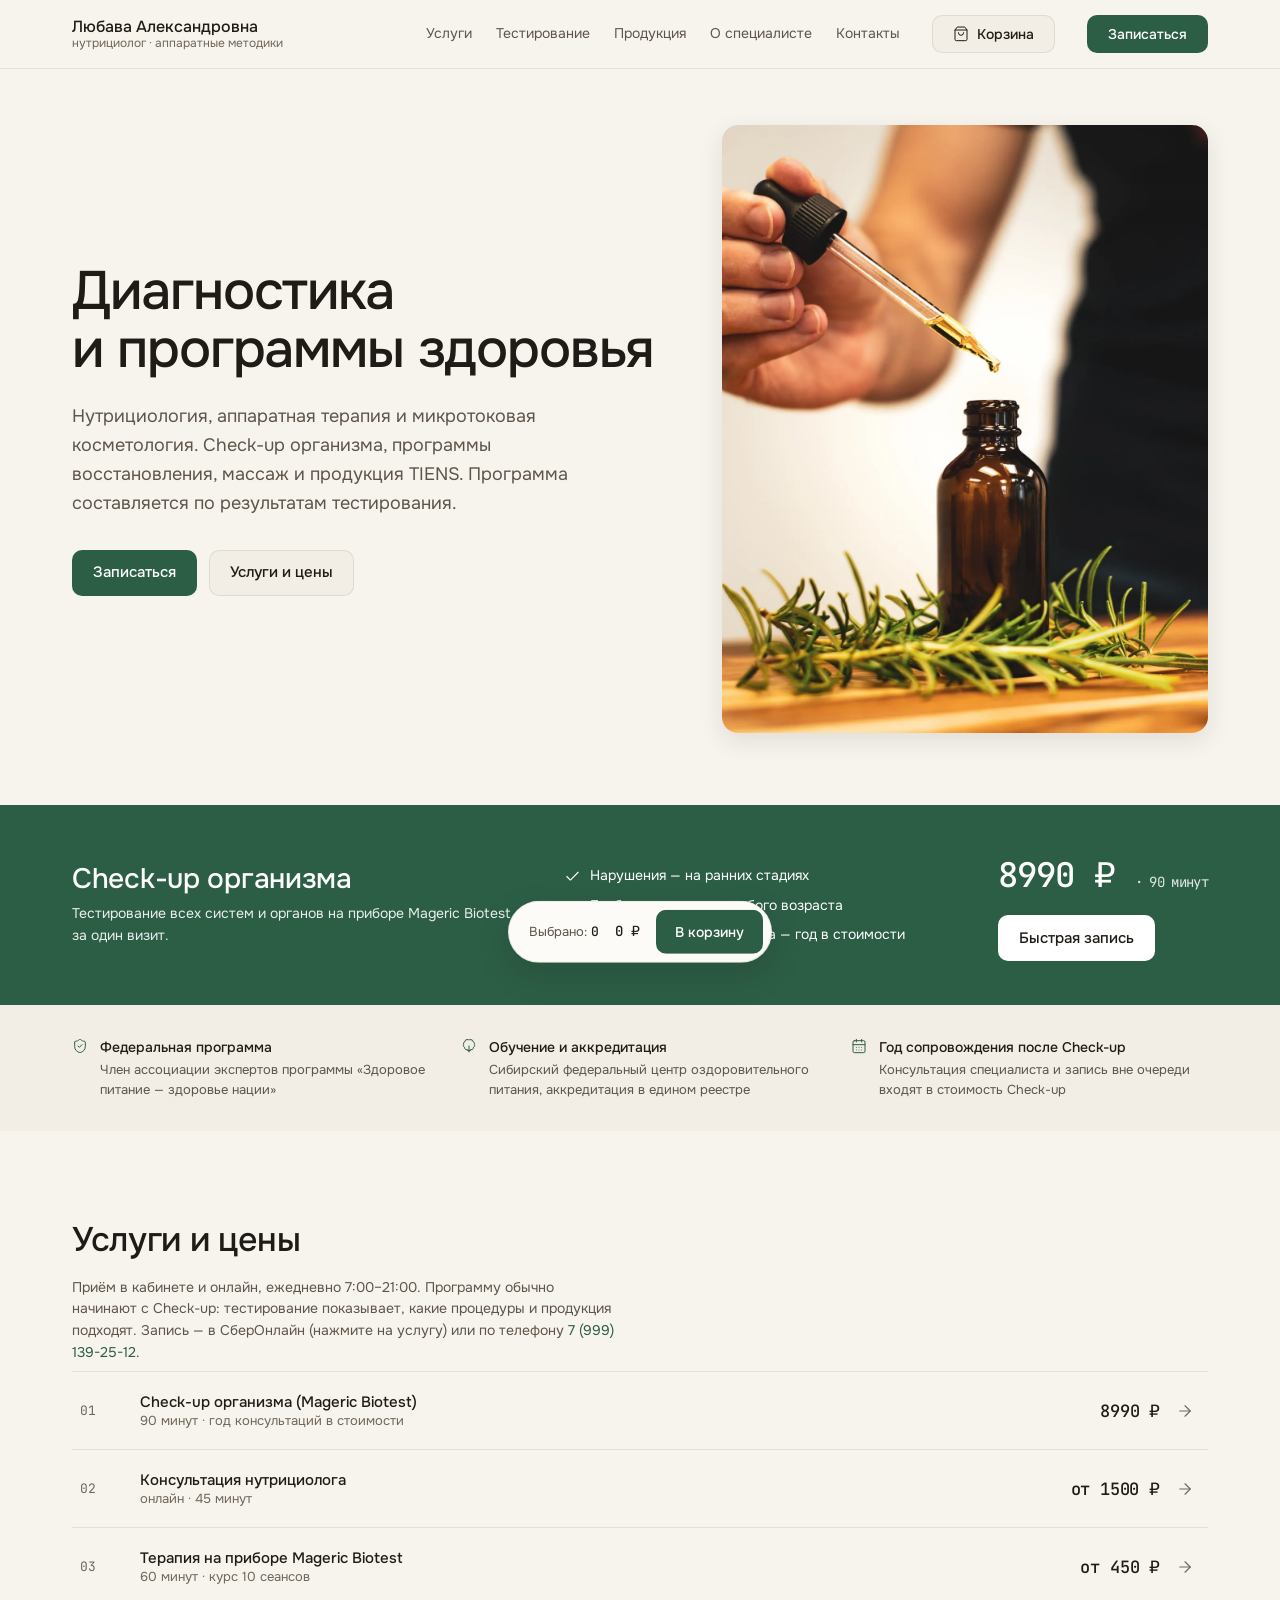
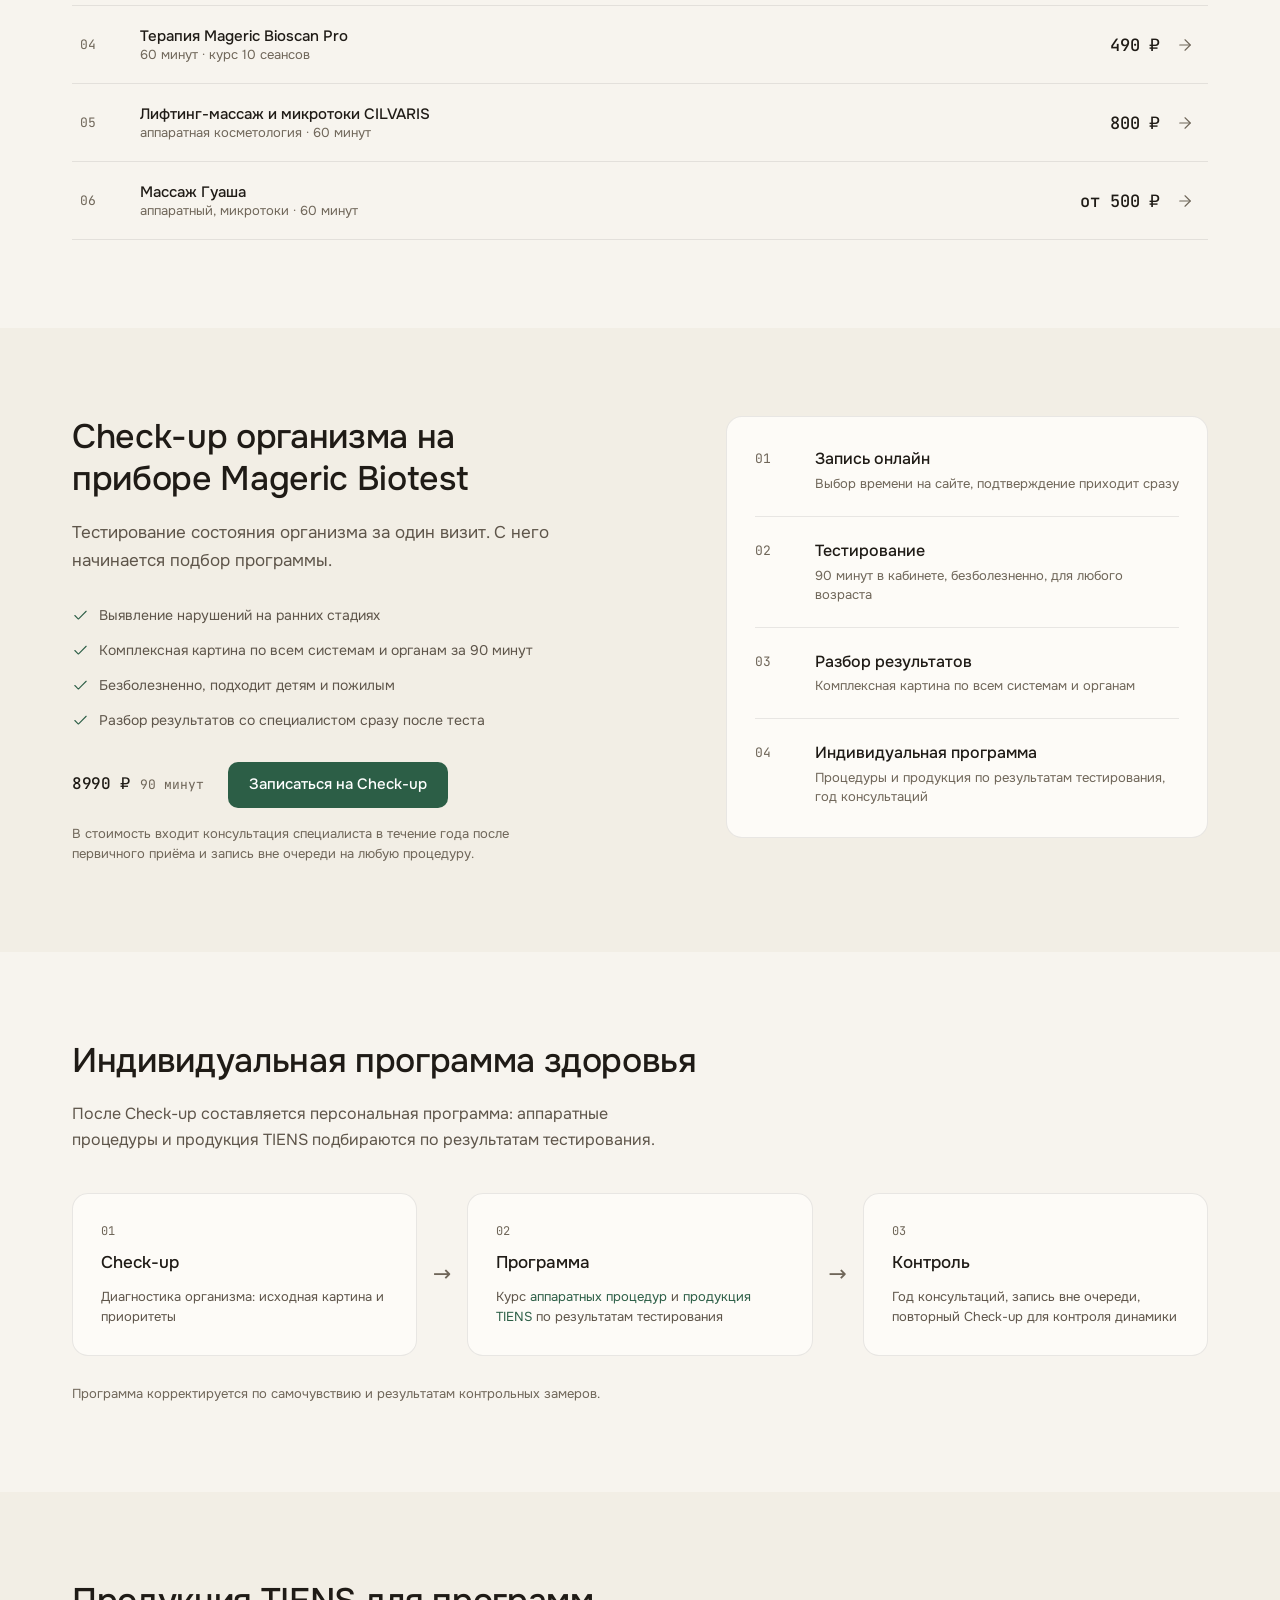
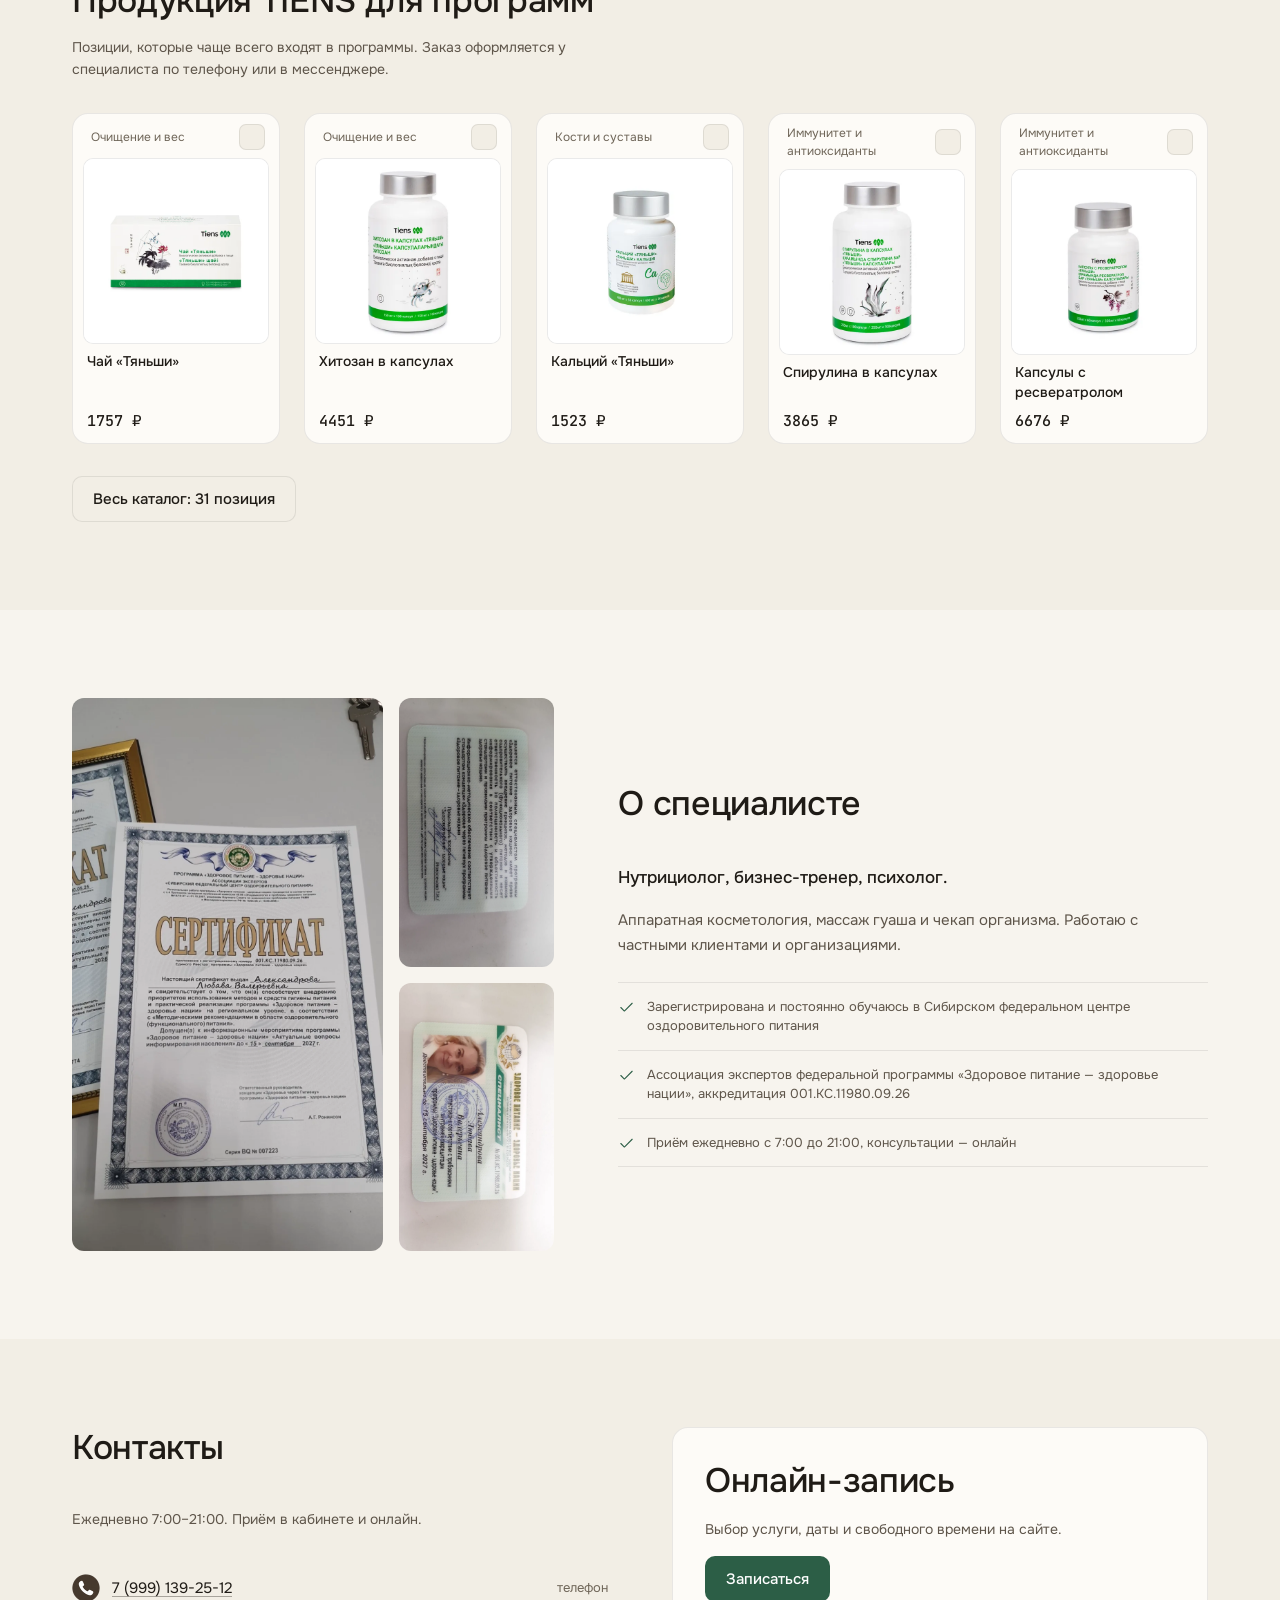
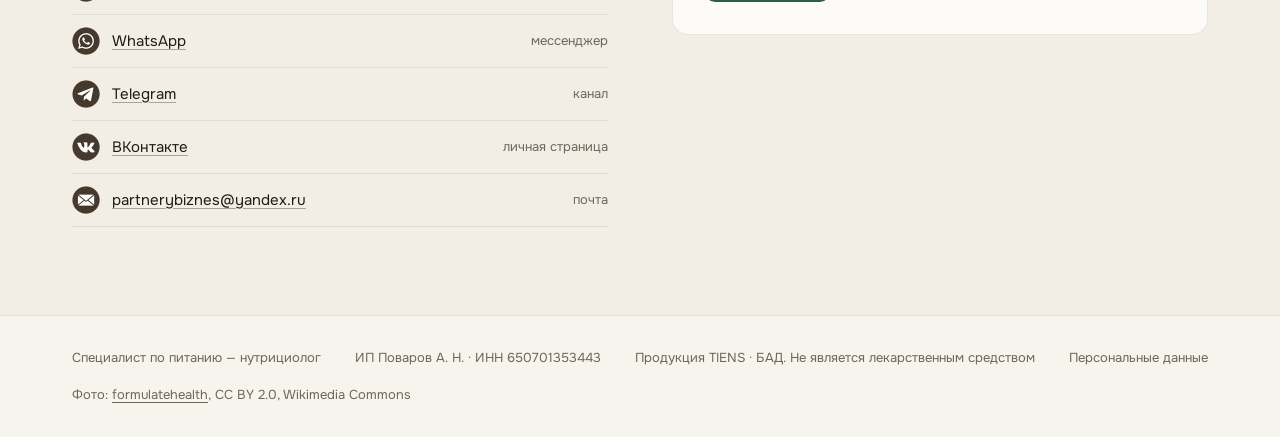
<file: index.html>
﻿<!DOCTYPE html>
<html lang="ru">
<head>
<meta charset="utf-8">
<meta name="viewport" content="width=device-width, initial-scale=1">
<meta name="referrer" content="strict-origin-when-cross-origin">
<meta http-equiv="Content-Security-Policy" content="default-src 'self'; script-src 'self'; style-src 'self' 'unsafe-inline'; img-src 'self' data:; connect-src 'self'; object-src 'none'; base-uri 'none'; form-action 'none'">
<link rel="icon" href="data:image/svg+xml,%3Csvg xmlns='http://www.w3.org/2000/svg' viewBox='0 0 32 32'%3E%3Crect width='32' height='32' rx='8' fill='%232c5e46'/%3E%3Cpath d='M16 6c5.5 3.4 8 7.4 8 11.5A8 8 0 0 1 8 17.5C8 13.4 10.5 9.4 16 6z' fill='%23f7f4ee'/%3E%3C/svg%3E">
<title>Специалист по питанию — нутрициолог · аппаратные методики · TIENS</title>
<meta name="description" content="Нутрициолог Специалист по питанию: чекап организма, аппаратная терапия, микротоковая косметология, массаж гуаша и продукция TIENS. Индивидуальные программы здоровья, онлайн-запись.">
<meta property="og:type" content="website">
<meta property="og:site_name" content="Специалист по питанию">
<meta property="og:title" content="Специалист по питанию — нутрициолог">
<meta property="og:description" content="Чекап организма, аппаратная терапия, микротоковая косметология, продукция TIENS. Индивидуальные программы здоровья.">
<meta property="og:url" content="https://lyubava-nutriciolog.ru/">
<meta property="og:image" content="https://lyubava-nutriciolog.ru/assets/og.jpg">
<meta property="og:image:width" content="1200">
<meta property="og:image:height" content="630">
<meta name="twitter:card" content="summary_large_image">
<link rel="stylesheet" href="style.css">
</head>
<body>

<header>
  <div class="wrap nav">
    <a class="brand" href="./">
      <b>Любава Александровна</b>
      <small>нутрициолог · аппаратные методики</small>
    </a>
    <nav>
      <a href="#services">Услуги</a>
      <a href="#testing">Тестирование</a>
      <a href="catalog/">Продукция</a>
      <a href="#about">О специалисте</a>
      <a href="#contacts">Контакты</a>
    </nav>
    <button class="btn btn-secondary cart-btn cart-open" type="button" aria-label="Корзина">
      <svg width="16" height="16" viewBox="0 0 24 24" fill="none" stroke="currentColor" stroke-width="1.5" stroke-linecap="round" stroke-linejoin="round" aria-hidden="true"><path d="M6 2 3 6v14a2 2 0 0 0 2 2h14a2 2 0 0 0 2-2V6l-3-4Z"/><path d="M3 6h18"/><path d="M16 10a4 4 0 0 1-8 0"/></svg>
      <span class="label">Корзина</span>
      <span class="cart-count mono" hidden>0</span>
    </button>
    <button class="btn btn-primary btn-book" type="button">Записаться</button>
  </div>
</header>

<main>
  <!-- Герой -->
  <section class="hero">
    <div class="wrap hero-grid">
      <div>
        <h1 class="rise" style="--i:0">Диагностика и&nbsp;программы здоровья</h1>
        <p class="hero-sub rise" style="--i:1">Нутрициология, аппаратная терапия и микротоковая косметология. Check-up организма, программы восстановления, массаж и продукция TIENS. Программа составляется по результатам тестирования.</p>
        <div class="cta-row rise" style="--i:2">
          <button class="btn btn-primary btn-book" type="button">Записаться</button>
          <a class="btn btn-secondary" href="#services">Услуги и цены</a>
        </div>
      </div>
      <figure class="hero-photo rise" style="--i:1">
        <img src="assets/hero-oil.webp" alt="Пипетка с маслом над янтарным флаконом среди свежего розмарина" width="1200" height="1500" fetchpriority="high" decoding="async">
      </figure>
    </div>
  </section>

  <!-- Главная услуга -->
  <section class="offer">
    <div class="wrap offer-grid">
      <div>
        <h2 class="offer-ttl">Check-up организма</h2>
        <p class="offer-sub">Тестирование всех систем и органов на приборе Mageric Biotest за один визит.</p>
      </div>
      <ul class="offer-list">
        <li><svg width="17" height="17" viewBox="0 0 24 24" fill="none" stroke="currentColor" stroke-width="1.5" stroke-linecap="round" stroke-linejoin="round" aria-hidden="true"><path d="M20 6 9 17l-5-5"/></svg>Нарушения — на ранних стадиях</li>
        <li><svg width="17" height="17" viewBox="0 0 24 24" fill="none" stroke="currentColor" stroke-width="1.5" stroke-linecap="round" stroke-linejoin="round" aria-hidden="true"><path d="M20 6 9 17l-5-5"/></svg>Безболезненно, для любого возраста</li>
        <li><svg width="17" height="17" viewBox="0 0 24 24" fill="none" stroke="currentColor" stroke-width="1.5" stroke-linecap="round" stroke-linejoin="round" aria-hidden="true"><path d="M20 6 9 17l-5-5"/></svg>Консультации специалиста — год в стоимости</li>
      </ul>
      <div class="offer-buy">
        <span class="pr">8990 ₽ <small>· 90 минут</small></span>
        <a class="btn btn-on-accent" href="https://widget-sber.sonline.su/widget/999970888/#service-8123481" target="_blank" rel="noopener noreferrer">Быстрая запись</a>
      </div>
    </div>
  </section>

  <!-- Факты -->
  <div class="facts">
    <div class="wrap facts-grid">
      <div class="fact">
        <svg width="16" height="16" viewBox="0 0 24 24" fill="none" stroke="currentColor" stroke-width="1.5" stroke-linecap="round" stroke-linejoin="round" aria-hidden="true"><path d="M20 13c0 5-3.5 7.5-7.66 8.95a1 1 0 0 1-.67-.01C7.5 20.5 4 18 4 13V6a1 1 0 0 1 1-1c2 0 4.5-1.2 6.24-2.72a1.17 1.17 0 0 1 1.52 0C14.51 3.81 17 5 19 5a1 1 0 0 1 1 1z"/><path d="m9 12 2 2 4-4"/></svg>
        <div><b>Федеральная программа</b>Член ассоциации экспертов программы «Здоровое питание — здоровье нации»</div>
      </div>
      <div class="fact">
        <svg width="16" height="16" viewBox="0 0 24 24" fill="none" stroke="currentColor" stroke-width="1.5" stroke-linecap="round" stroke-linejoin="round" aria-hidden="true"><path d="M15 2.5a3 3 0 0 1 3 3c.6.2 1.1.5 1.5 1a3 3 0 0 1 .5 3.3c.3.4.5.9.5 1.4a3 3 0 0 1-1.9 2.8 3 3 0 0 1-3.9 3.4 3 3 0 0 1-5.4 0 3 3 0 0 1-3.9-3.4A3 3 0 0 1 3.5 11c0-.5.2-1 .5-1.4a3 3 0 0 1 .5-3.3c.4-.5.9-.8 1.5-1a3 3 0 0 1 3-3c.6 0 1.1.15 1.6.4a3 3 0 0 1 1.9-.2c.2.06.4.14.5.23a3 3 0 0 1 1.6-.43z"/><path d="M12 12v9"/><path d="M9 17.5c0 .8.7 1.5 1.5 1.5h3c.8 0 1.5-.7 1.5-1.5"/></svg>
        <div><b>Обучение и аккредитация</b>Сибирский федеральный центр оздоровительного питания, аккредитация в&nbsp;едином реестре</div>
      </div>
      <div class="fact">
        <svg width="16" height="16" viewBox="0 0 24 24" fill="none" stroke="currentColor" stroke-width="1.5" stroke-linecap="round" stroke-linejoin="round" aria-hidden="true"><path d="M8 2v4"/><path d="M16 2v4"/><rect width="18" height="18" x="3" y="4" rx="2"/><path d="M3 10h18"/><path d="M8 14h.01"/><path d="M12 14h.01"/><path d="M16 14h.01"/><path d="M8 18h.01"/><path d="M12 18h.01"/><path d="M16 18h.01"/></svg>
        <div><b>Год сопровождения после Check-up</b>Консультация специалиста и запись вне очереди входят в стоимость Check-up</div>
      </div>
    </div>
  </div>

  <!-- Услуги -->
  <section id="services">
    <div class="wrap">
      <h2>Услуги и цены</h2>
      <p class="services-note">Приём в кабинете и онлайн, ежедневно 7:00–21:00. Программу обычно начинают с Check-up: тестирование показывает, какие процедуры и продукция подходят. Запись — в СберОнлайн (нажмите на услугу) или по телефону <a href="tel:+79991392512" style="color:var(--accent)">7 (999) 139-25-12</a>.</p>
      <div class="svc-list">
        <button class="svc btn-book" data-svc="8123481" type="button">
          <span class="idx mono">01</span>
          <span><span class="t">Check-up организма (Mageric Biotest)</span><span class="m" style="display:block">90 минут · год консультаций в стоимости</span></span>
          <span class="price">8990 ₽</span>
          <span class="go" aria-hidden="true"><svg width="18" height="18" viewBox="0 0 24 24" fill="none" stroke="currentColor" stroke-width="1.5" stroke-linecap="round" stroke-linejoin="round"><path d="M5 12h14"/><path d="m12 5 7 7-7 7"/></svg></span>
        </button>
        <button class="svc btn-book" data-svc="8124514" type="button">
          <span class="idx mono">02</span>
          <span><span class="t">Консультация нутрициолога</span><span class="m" style="display:block">онлайн · 45 минут</span></span>
          <span class="price">от 1500 ₽</span>
          <span class="go" aria-hidden="true"><svg width="18" height="18" viewBox="0 0 24 24" fill="none" stroke="currentColor" stroke-width="1.5" stroke-linecap="round" stroke-linejoin="round"><path d="M5 12h14"/><path d="m12 5 7 7-7 7"/></svg></span>
        </button>
        <button class="svc btn-book" data-svc="8123480" type="button">
          <span class="idx mono">03</span>
          <span><span class="t">Терапия на приборе Mageric Biotest</span><span class="m" style="display:block">60 минут · курс 10 сеансов</span></span>
          <span class="price">от 450 ₽</span>
          <span class="go" aria-hidden="true"><svg width="18" height="18" viewBox="0 0 24 24" fill="none" stroke="currentColor" stroke-width="1.5" stroke-linecap="round" stroke-linejoin="round"><path d="M5 12h14"/><path d="m12 5 7 7-7 7"/></svg></span>
        </button>
        <button class="svc btn-book" data-svc="8123476" type="button">
          <span class="idx mono">04</span>
          <span><span class="t">Терапия Mageric Bioscan Pro</span><span class="m" style="display:block">60 минут · курс 10 сеансов</span></span>
          <span class="price">490 ₽</span>
          <span class="go" aria-hidden="true"><svg width="18" height="18" viewBox="0 0 24 24" fill="none" stroke="currentColor" stroke-width="1.5" stroke-linecap="round" stroke-linejoin="round"><path d="M5 12h14"/><path d="m12 5 7 7-7 7"/></svg></span>
        </button>
        <button class="svc btn-book" data-svc="8123466" type="button">
          <span class="idx mono">05</span>
          <span><span class="t">Лифтинг-массаж и микротоки CILVARIS</span><span class="m" style="display:block">аппаратная косметология · 60 минут</span></span>
          <span class="price">800 ₽</span>
          <span class="go" aria-hidden="true"><svg width="18" height="18" viewBox="0 0 24 24" fill="none" stroke="currentColor" stroke-width="1.5" stroke-linecap="round" stroke-linejoin="round"><path d="M5 12h14"/><path d="m12 5 7 7-7 7"/></svg></span>
        </button>
        <button class="svc btn-book" data-svc="8124465" type="button">
          <span class="idx mono">06</span>
          <span><span class="t">Массаж Гуаша</span><span class="m" style="display:block">аппаратный, микротоки · 60 минут</span></span>
          <span class="price">от 500 ₽</span>
          <span class="go" aria-hidden="true"><svg width="18" height="18" viewBox="0 0 24 24" fill="none" stroke="currentColor" stroke-width="1.5" stroke-linecap="round" stroke-linejoin="round"><path d="M5 12h14"/><path d="m12 5 7 7-7 7"/></svg></span>
        </button>
      </div>
    </div>
  </section>

  <!-- Тестирование: главная услуга -->
  <section id="testing" class="testing">
    <div class="wrap testing-grid">
      <div>
        <h2>Check-up организма на приборе Mageric Biotest</h2>
        <p class="testing-lead">Тестирование состояния организма за один визит. С него начинается подбор программы.</p>
        <ul class="testing-list">
          <li><svg width="17" height="17" viewBox="0 0 24 24" fill="none" stroke="currentColor" stroke-width="1.5" stroke-linecap="round" stroke-linejoin="round" aria-hidden="true"><path d="M20 6 9 17l-5-5"/></svg>Выявление нарушений на ранних стадиях</li>
          <li><svg width="17" height="17" viewBox="0 0 24 24" fill="none" stroke="currentColor" stroke-width="1.5" stroke-linecap="round" stroke-linejoin="round" aria-hidden="true"><path d="M20 6 9 17l-5-5"/></svg>Комплексная картина по всем системам и органам за 90 минут</li>
          <li><svg width="17" height="17" viewBox="0 0 24 24" fill="none" stroke="currentColor" stroke-width="1.5" stroke-linecap="round" stroke-linejoin="round" aria-hidden="true"><path d="M20 6 9 17l-5-5"/></svg>Безболезненно, подходит детям и пожилым</li>
          <li><svg width="17" height="17" viewBox="0 0 24 24" fill="none" stroke="currentColor" stroke-width="1.5" stroke-linecap="round" stroke-linejoin="round" aria-hidden="true"><path d="M20 6 9 17l-5-5"/></svg>Разбор результатов со специалистом сразу после теста</li>
        </ul>
        <div class="testing-price">
          <span class="price">8990 ₽ <small>90 минут</small></span>
          <button class="btn btn-primary btn-book" data-svc="8123481" type="button">Записаться на Check-up</button>
        </div>
        <p class="testing-note">В стоимость входит консультация специалиста в течение года после первичного приёма и запись вне очереди на любую процедуру.</p>
      </div>
      <div class="steps-col">
        <button class="steps-toggle" type="button" aria-expanded="false" aria-controls="stepsList">
          <span>Как проходит Check-up</span>
          <svg class="chev" width="16" height="16" viewBox="0 0 24 24" fill="none" stroke="currentColor" stroke-width="1.5" stroke-linecap="round" stroke-linejoin="round" aria-hidden="true"><path d="m6 9 6 6 6-6"/></svg>
        </button>
        <div class="steps-list" id="stepsList">
        <div class="step">
          <span class="idx mono">01</span>
          <div><div class="t">Запись онлайн</div><div class="d">Выбор времени на сайте, подтверждение приходит сразу</div></div>
        </div>
        <div class="step">
          <span class="idx mono">02</span>
          <div><div class="t">Тестирование</div><div class="d">90 минут в кабинете, безболезненно, для любого возраста</div></div>
        </div>
        <div class="step">
          <span class="idx mono">03</span>
          <div><div class="t">Разбор результатов</div><div class="d">Комплексная картина по всем системам и органам</div></div>
        </div>
        <div class="step">
          <span class="idx mono">04</span>
          <div><div class="t">Индивидуальная программа</div><div class="d">Процедуры и продукция по результатам тестирования, год консультаций</div></div>
        </div>
        </div>
      </div>
    </div>
  </section>

  <!-- Индивидуальная программа -->
  <section id="program" class="program">
    <div class="wrap">
      <h2>Индивидуальная программа здоровья</h2>
      <p class="program-lead">После Check-up составляется персональная программа: аппаратные процедуры и продукция TIENS подбираются по результатам тестирования.</p>
      <div class="flow">
        <div class="flow-card">
          <span class="idx mono">01</span>
          <div class="t">Check-up</div>
          <div class="d">Диагностика организма: исходная картина и приоритеты</div>
        </div>
        <div class="flow-arrow" aria-hidden="true">→</div>
        <div class="flow-card">
          <span class="idx mono">02</span>
          <div class="t">Программа</div>
          <div class="d">Курс <a href="#services">аппаратных процедур</a> и <a href="catalog/">продукция TIENS</a> по результатам тестирования</div>
        </div>
        <div class="flow-arrow" aria-hidden="true">→</div>
        <div class="flow-card">
          <span class="idx mono">03</span>
          <div class="t">Контроль</div>
          <div class="d">Год консультаций, запись вне очереди, повторный Check-up для контроля динамики</div>
        </div>
      </div>
      <p class="program-note">Программа корректируется по самочувствию и результатам контрольных замеров.</p>
    </div>
  </section>

  <!-- Продукция: витрина -->
  <section id="products" class="products">
    <div class="wrap">
      <h2>Продукция TIENS для программ</h2>
      <p class="products-note">Позиции, которые чаще всего входят в программы. Заказ оформляется у специалиста по телефону или в мессенджере.</p>
      <div class="products-grid" id="productsGrid"></div>
      <div class="products-more">
        <a class="btn btn-secondary" href="catalog/">Весь каталог: 31 позиция</a>
      </div>
    </div>
  </section>

  <!-- О специалисте -->
  <section id="about">
    <div class="wrap about-grid">
      <div class="about-photo">
        <img src="assets/about-1.webp" alt="Сертификат и аккредитация специалиста" width="900" height="1180" loading="lazy" decoding="async">
        <img src="assets/about-2.webp" alt="Удостоверение специалиста" width="900" height="1180" loading="lazy" decoding="async">
        <img src="assets/about-3.webp" alt="Документ программы «Здоровое питание»" width="900" height="1180" loading="lazy" decoding="async">
      </div>
      <div class="about-text">
        <h2>О специалисте</h2>
        <p class="hello">Нутрициолог, бизнес-тренер, психолог.</p>
        <p>Аппаратная косметология, массаж гуаша и чекап организма. Работаю с частными клиентами и организациями.</p>
        <div class="creds">
          <div class="cred">
            <svg width="17" height="17" viewBox="0 0 24 24" fill="none" stroke="currentColor" stroke-width="1.5" stroke-linecap="round" stroke-linejoin="round" aria-hidden="true"><path d="M20 6 9 17l-5-5"/></svg>
            Зарегистрирована и постоянно обучаюсь в Сибирском федеральном центре оздоровительного питания
          </div>
          <div class="cred">
            <svg width="17" height="17" viewBox="0 0 24 24" fill="none" stroke="currentColor" stroke-width="1.5" stroke-linecap="round" stroke-linejoin="round" aria-hidden="true"><path d="M20 6 9 17l-5-5"/></svg>
            Ассоциация экспертов федеральной программы «Здоровое питание — здоровье нации», аккредитация 001.КС.11980.09.26
          </div>
          <div class="cred">
            <svg width="17" height="17" viewBox="0 0 24 24" fill="none" stroke="currentColor" stroke-width="1.5" stroke-linecap="round" stroke-linejoin="round" aria-hidden="true"><path d="M20 6 9 17l-5-5"/></svg>
            Приём ежедневно с 7:00 до 21:00, консультации — онлайн
          </div>
        </div>
      </div>
    </div>
  </section>

  <!-- Контакты -->
  <section id="contacts" class="contacts">
    <div class="wrap contacts-grid">
      <div>
        <h2>Контакты</h2>
        <p class="schedule">Ежедневно 7:00–21:00. Приём в кабинете и онлайн.</p>
        <div class="clist">
          <div class="crow">
            <img class="cico" src="assets/icons/phone.png" alt="" width="28" height="28">
            <a href="tel:+79991392512">7 (999) 139-25-12</a>
            <span class="k">телефон</span>
          </div>
          <div class="crow">
            <img class="cico" src="assets/icons/whatsapp.png" alt="" width="28" height="28">
            <a href="https://wa.me/79991392512" target="_blank" rel="noopener noreferrer">WhatsApp</a>
            <span class="k">мессенджер</span>
          </div>
          <div class="crow">
            <img class="cico" src="assets/icons/telegram.png" alt="" width="28" height="28">
            <a href="https://t.me/vitality_tiens" target="_blank" rel="noopener noreferrer">Telegram</a>
            <span class="k">канал</span>
          </div>
          <div class="crow">
            <img class="cico" src="assets/icons/vk.png" alt="" width="28" height="28">
            <a href="https://vk.com/ltroitsa" target="_blank" rel="noopener noreferrer">ВКонтакте</a>
            <span class="k">личная страница</span>
          </div>
          <div class="crow">
            <img class="cico" src="assets/icons/mail.png" alt="" width="28" height="28">
            <a href="mailto:partnerybiznes@yandex.ru">partnerybiznes@yandex.ru</a>
            <span class="k">почта</span>
          </div>
        </div>
      </div>
      <div class="contacts-cta">
        <h2 style="margin-bottom:0">Онлайн-запись</h2>
        <p>Выбор услуги, даты и свободного времени на сайте.</p>
        <button class="btn btn-primary btn-book" type="button">Записаться</button>
      </div>
    </div>
  </section>
</main>

<footer>
  <div class="wrap">
    <span>Специалист по питанию — нутрициолог</span>
    <span>ИП Поваров А. Н. · ИНН 650701353443</span>
    <span>Продукция TIENS · БАД. Не является лекарственным средством</span>
    <span><a href="privacy/">Персональные данные</a></span>
    <span class="credit">Фото: <a href="https://commons.wikimedia.org/wiki/File:Taking_rosemary_oil_from_a_bottle.jpg" target="_blank" rel="noopener noreferrer">formulatehealth</a>, CC BY 2.0, Wikimedia Commons</span>
  </div>
</footer>

<script src="data.js"></script>
<script src="app.js"></script>
</body>
</html>
</file>
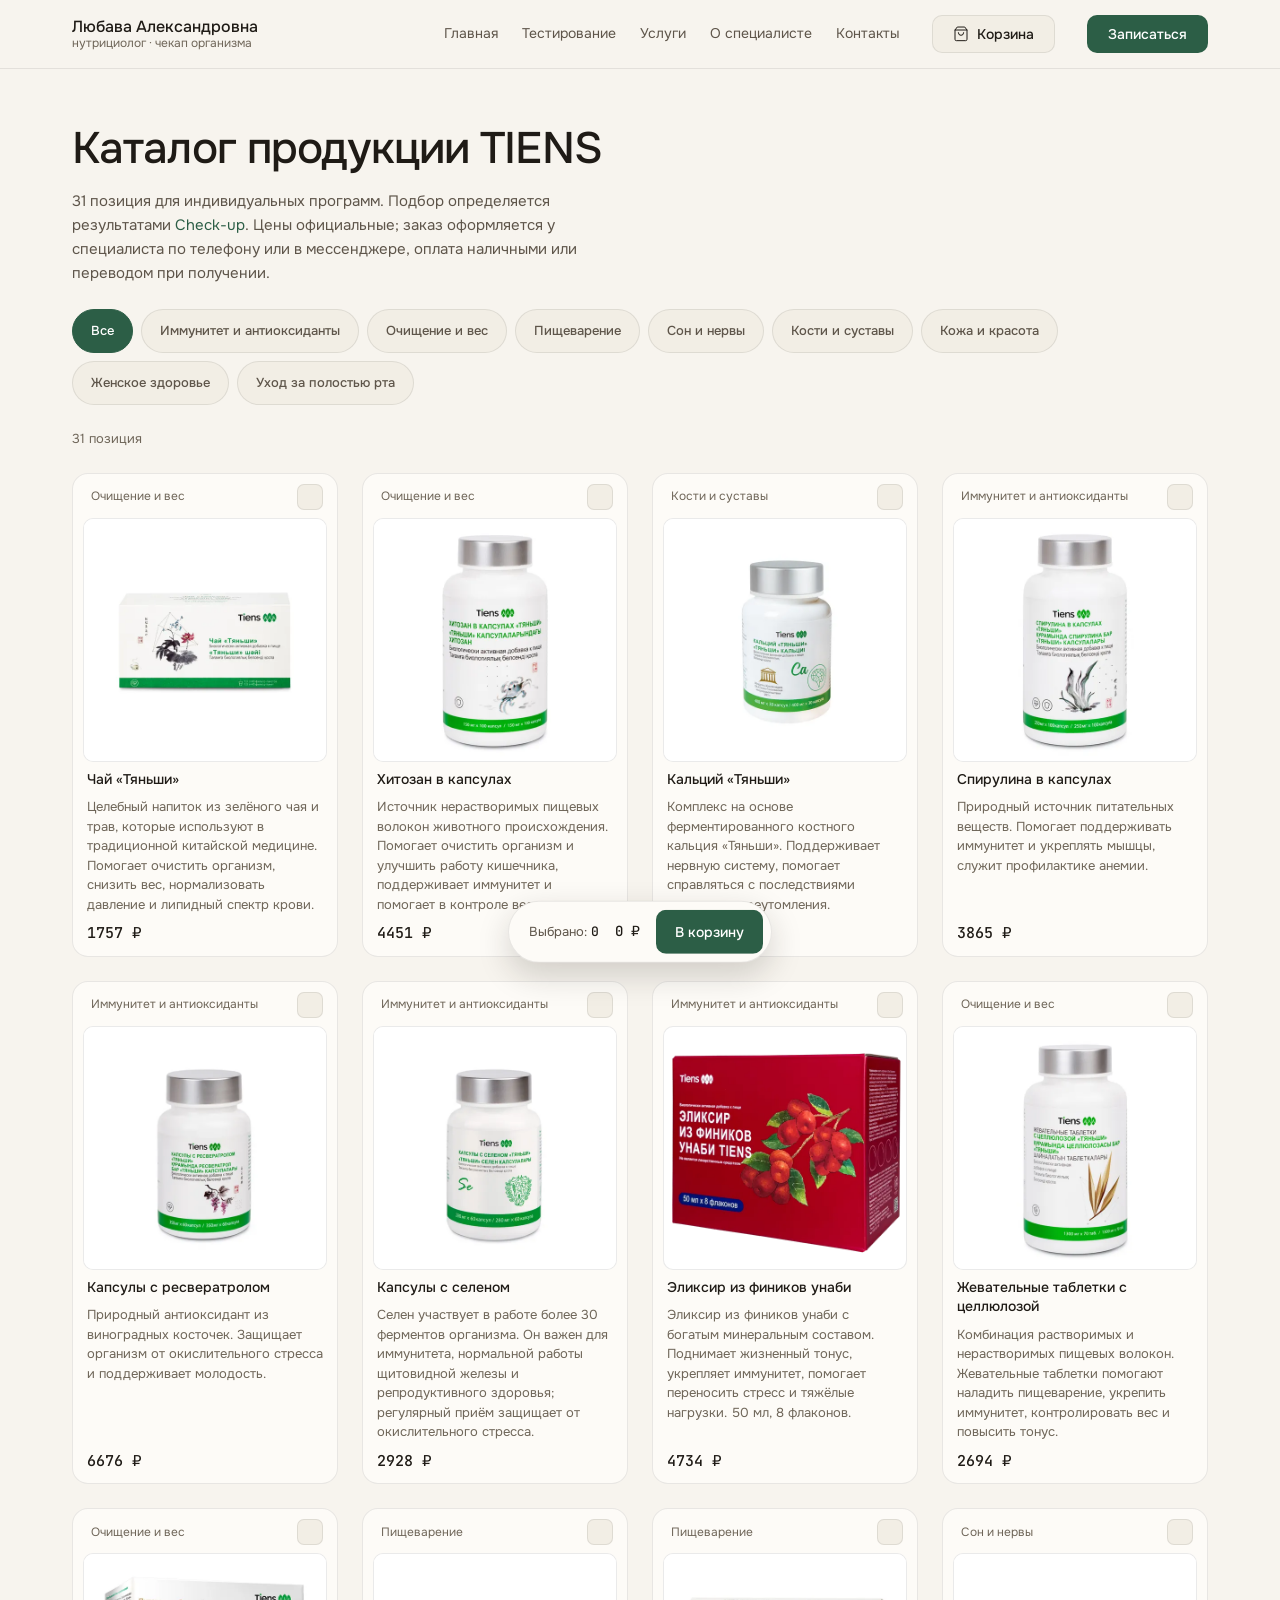
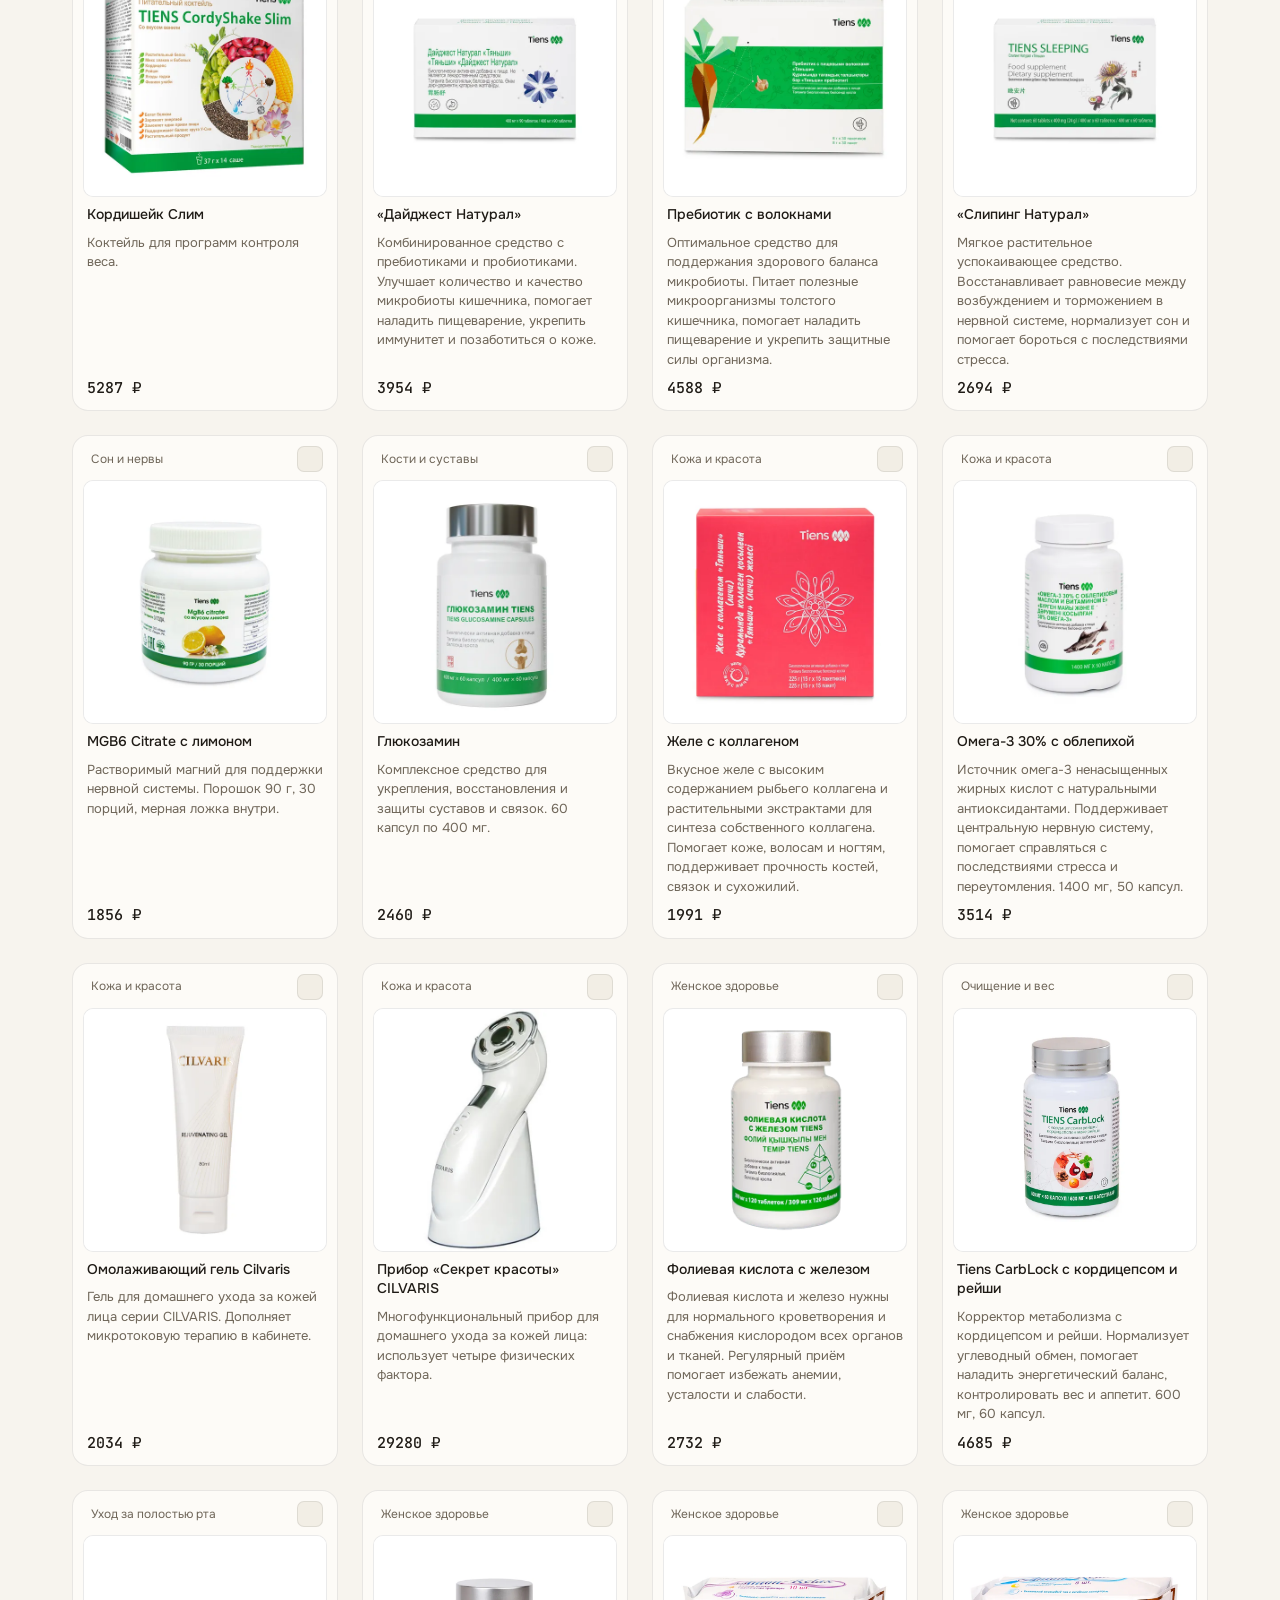
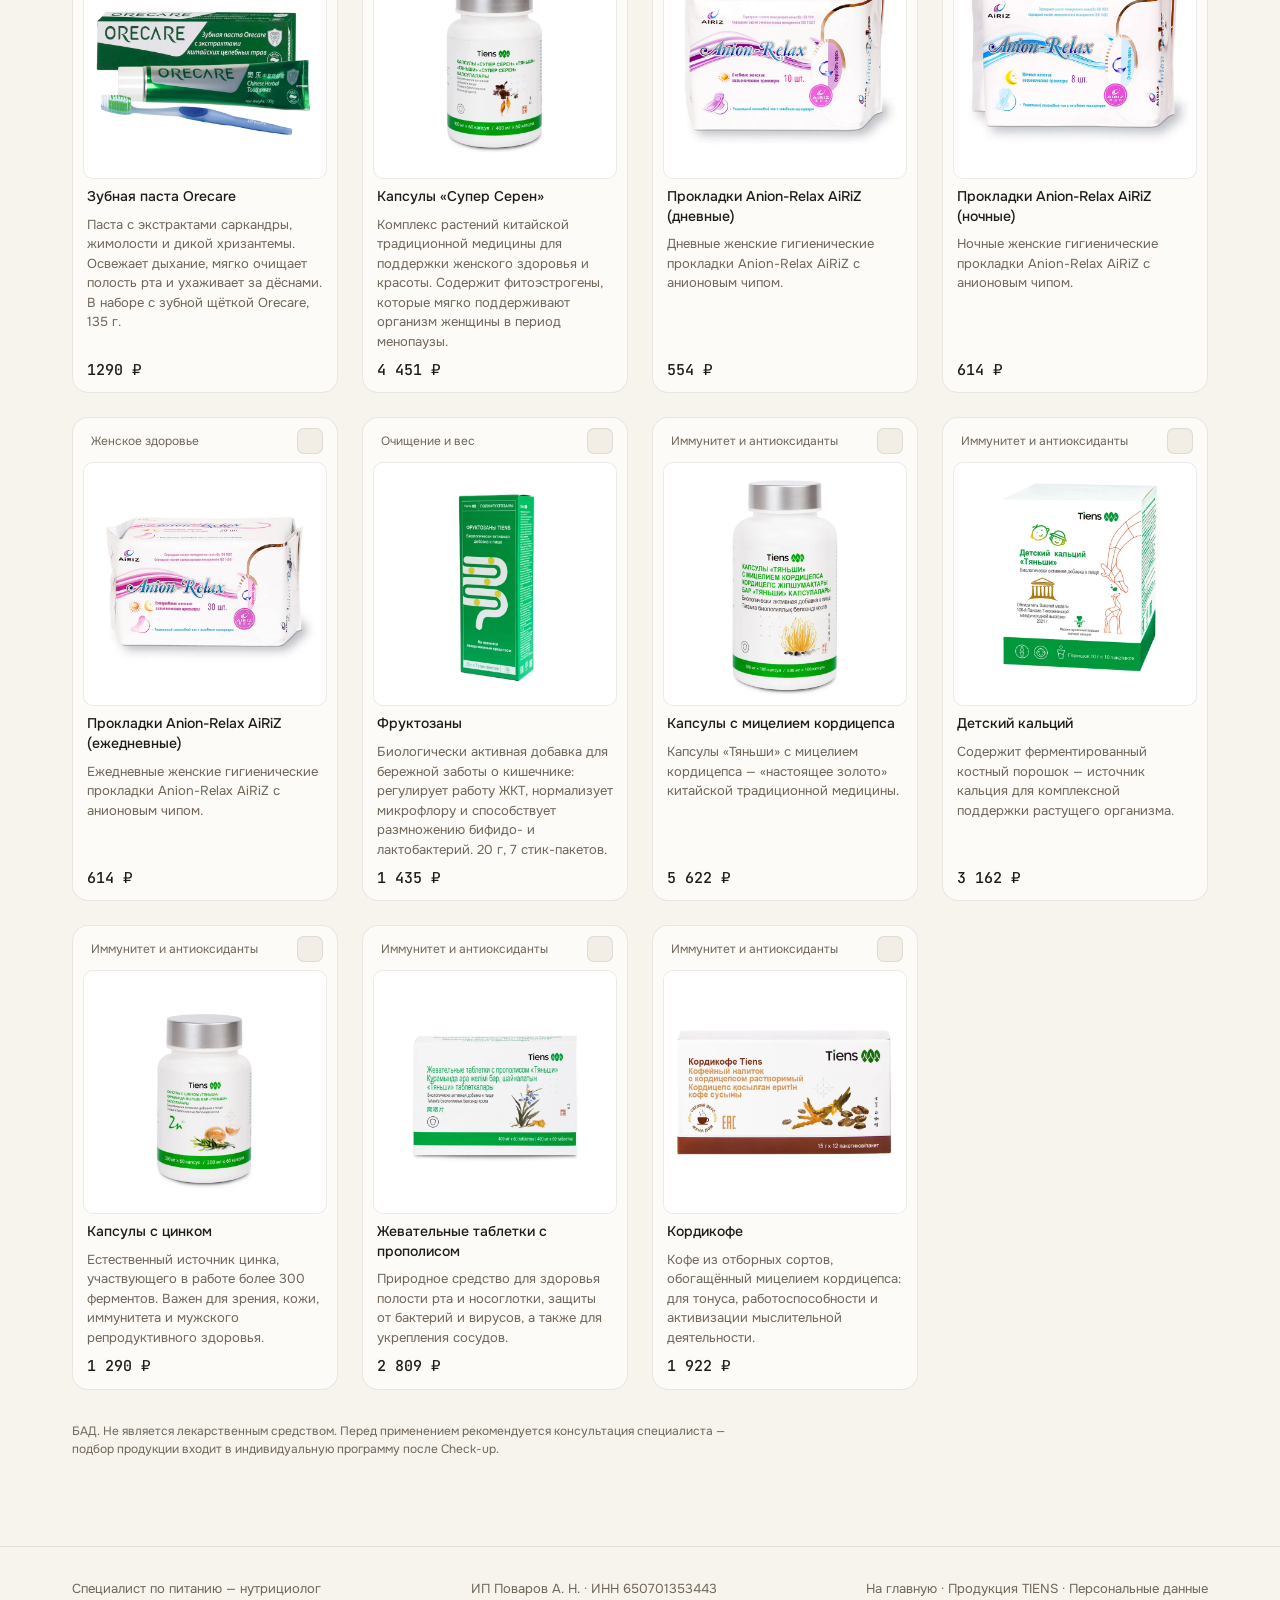
<file: catalog/index.html>
﻿<!DOCTYPE html>
<html lang="ru" data-base="../">
<head>
<meta charset="utf-8">
<meta name="viewport" content="width=device-width, initial-scale=1">
<meta name="referrer" content="strict-origin-when-cross-origin">
<meta http-equiv="Content-Security-Policy" content="default-src 'self'; script-src 'self'; style-src 'self' 'unsafe-inline'; img-src 'self' data:; connect-src 'self'; object-src 'none'; base-uri 'none'; form-action 'none'">
<link rel="icon" href="data:image/svg+xml,%3Csvg xmlns='http://www.w3.org/2000/svg' viewBox='0 0 32 32'%3E%3Crect width='32' height='32' rx='8' fill='%232c5e46'/%3E%3Cpath d='M16 6c5.5 3.4 8 7.4 8 11.5A8 8 0 0 1 8 17.5C8 13.4 10.5 9.4 16 6z' fill='%23f7f4ee'/%3E%3C/svg%3E">
<title>Каталог продукции TIENS — Специалист по питанию, нутрициолог</title>
<meta name="description" content="Каталог продукции TIENS: 31 позиция для индивидуальных программ здоровья — иммунитет, очищение, пищеварение, сон, кости и суставы, кожа и красота, уход за полостью рта. Заказ лично у специалиста.">
<meta property="og:type" content="website">
<meta property="og:site_name" content="Специалист по питанию">
<meta property="og:title" content="Каталог продукции TIENS — Специалист по питанию">
<meta property="og:description" content="31 позиция для индивидуальных программ здоровья. Подбор по результатам Check-up.">
<meta property="og:url" content="https://lyubava-nutriciolog.ru/catalog/">
<meta property="og:image" content="https://lyubava-nutriciolog.ru/assets/og.jpg">
<meta property="og:image:width" content="1200">
<meta property="og:image:height" content="630">
<meta name="twitter:card" content="summary_large_image">
<link rel="stylesheet" href="../style.css">
</head>
<body>

<header>
  <div class="wrap nav">
    <a class="brand" href="../">
      <b>Любава Александровна</b>
      <small>нутрициолог · чекап организма</small>
    </a>
    <nav>
      <a href="../">Главная</a>
      <a href="../#testing">Тестирование</a>
      <a href="../#services">Услуги</a>
      <a href="../#about">О специалисте</a>
      <a href="../#contacts">Контакты</a>
    </nav>
    <button class="btn btn-secondary cart-btn cart-open" type="button" aria-label="Корзина">
      <svg width="16" height="16" viewBox="0 0 24 24" fill="none" stroke="currentColor" stroke-width="1.5" stroke-linecap="round" stroke-linejoin="round" aria-hidden="true"><path d="M6 2 3 6v14a2 2 0 0 0 2 2h14a2 2 0 0 0 2-2V6l-3-4Z"/><path d="M3 6h18"/><path d="M16 10a4 4 0 0 1-8 0"/></svg>
      <span class="label">Корзина</span>
      <span class="cart-count mono" hidden>0</span>
    </button>
    <button class="btn btn-primary btn-book" type="button">Записаться</button>
  </div>
</header>

<main>
  <div class="cat-head">
    <div class="wrap">
      <h1>Каталог продукции TIENS</h1>
      <p class="cat-sub">31 позиция для индивидуальных программ. Подбор определяется результатами <a href="../#testing" style="color:var(--accent)">Check-up</a>. Цены официальные; заказ оформляется у специалиста по телефону или в мессенджере, оплата наличными или переводом при получении.</p>
      <div class="chips" id="chips"></div>
    </div>
  </div>
  <section class="catalog-section">
    <div class="wrap">
      <p class="catalog-count" id="catalogCount"></p>
      <div class="catalog-grid" id="catalogGrid"></div>
      <p class="products-legal">БАД. Не является лекарственным средством. Перед применением рекомендуется консультация специалиста — подбор продукции входит в индивидуальную программу после Check-up.</p>
    </div>
  </section>
</main>

<footer>
  <div class="wrap">
    <span>Специалист по питанию — нутрициолог</span>
    <span>ИП Поваров А. Н. · ИНН 650701353443</span>
    <span><a href="../">На главную</a> · Продукция TIENS · <a href="../privacy/">Персональные данные</a></span>
  </div>
</footer>

<script src="../data.js"></script>
<script src="../app.js"></script>
</body>
</html>
</file>
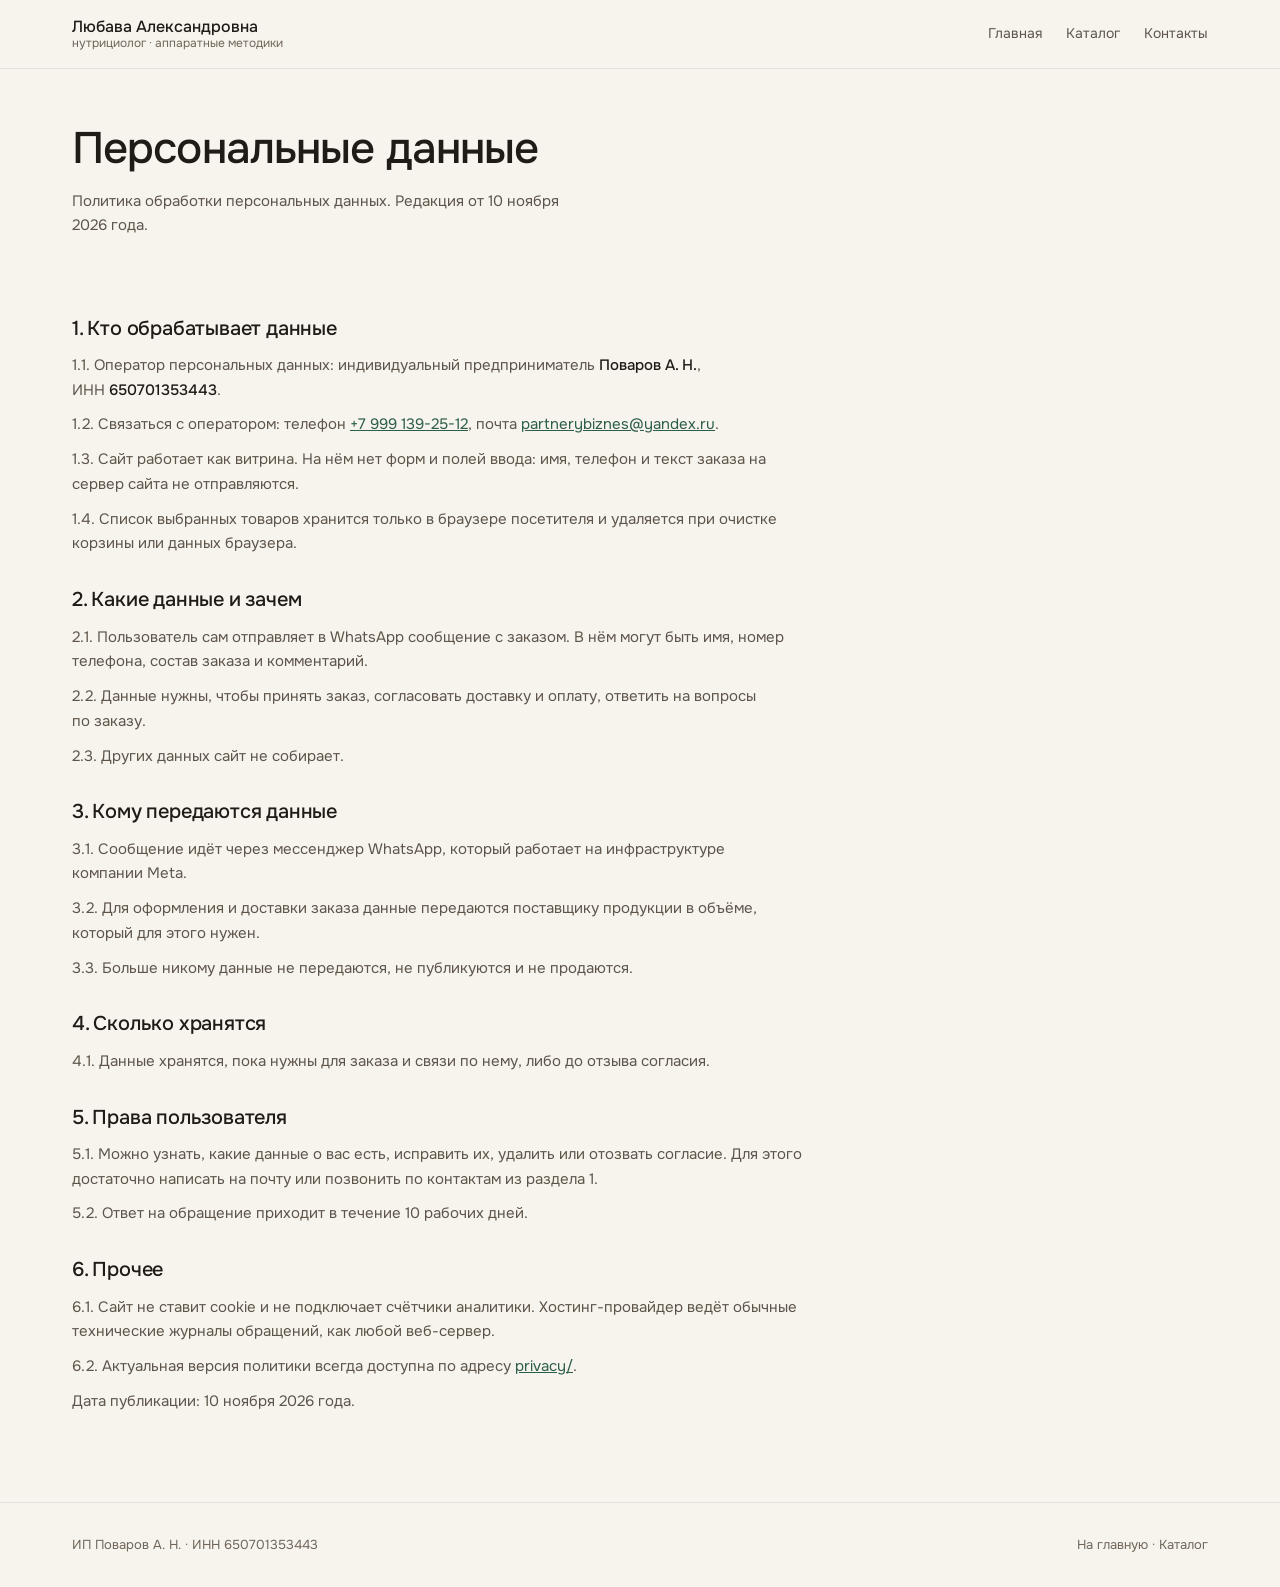
<file: privacy/index.html>
﻿<!DOCTYPE html>
<html lang="ru">
<head>
<meta charset="utf-8">
<meta name="viewport" content="width=device-width, initial-scale=1">
<meta name="referrer" content="strict-origin-when-cross-origin">
<meta http-equiv="Content-Security-Policy" content="default-src 'self'; script-src 'self'; style-src 'self' 'unsafe-inline'; img-src 'self' data:; connect-src 'self'; object-src 'none'; base-uri 'none'; form-action 'none'">
<link rel="icon" href="data:image/svg+xml,%3Csvg xmlns='http://www.w3.org/2000/svg' viewBox='0 0 32 32'%3E%3Crect width='32' height='32' rx='8' fill='%232c5e46'/%3E%3Cpath d='M16 6c5.5 3.4 8 7.4 8 11.5A8 8 0 0 1 8 17.5C8 13.4 10.5 9.4 16 6z' fill='%23f7f4ee'/%3E%3C/svg%3E">
<title>Персональные данные — Специалист по питанию</title>
<meta name="description" content="Политика обработки персональных данных: какие данные получает специалист, зачем они нужны, кому передаются и как их удалить.">
<meta property="og:type" content="website">
<meta property="og:site_name" content="Специалист по питанию">
<meta property="og:title" content="Политика обработки персональных данных">
<meta property="og:description" content="Какие данные получает специалист, зачем они нужны, кому передаются и как их удалить.">
<meta property="og:url" content="https://lyubava-nutriciolog.ru/privacy/">
<meta property="og:image" content="https://lyubava-nutriciolog.ru/assets/og.jpg">
<meta name="robots" content="noindex">
<link rel="stylesheet" href="../style.css">
</head>
<body>

<header>
  <div class="wrap nav">
    <a class="brand" href="../">
      <b>Любава Александровна</b>
      <small>нутрициолог · аппаратные методики</small>
    </a>
    <nav>
      <a href="../">Главная</a>
      <a href="../catalog/">Каталог</a>
      <a href="../#contacts">Контакты</a>
    </nav>
  </div>
</header>

<main>
  <div class="cat-head">
    <div class="wrap">
      <h1>Персональные данные</h1>
      <p class="cat-sub">Политика обработки персональных данных. Редакция от 10 ноября 2026 года.</p>
    </div>
  </div>

  <section class="catalog-section">
    <div class="wrap">
      <div class="legal-text">

        <h2>1. Кто обрабатывает данные</h2>
        <p>1.1. Оператор персональных данных: индивидуальный предприниматель <b>Поваров А. Н.</b>, ИНН <b>650701353443</b>.</p>
        <p>1.2. Связаться с оператором: телефон <a href="tel:+79991392512">+7 999 139-25-12</a>, почта <a href="mailto:partnerybiznes@yandex.ru">partnerybiznes@yandex.ru</a>.</p>
        <p>1.3. Сайт работает как витрина. На нём нет форм и полей ввода: имя, телефон и текст заказа на сервер сайта не отправляются.</p>
        <p>1.4. Список выбранных товаров хранится только в браузере посетителя и удаляется при очистке корзины или данных браузера.</p>

        <h2>2. Какие данные и зачем</h2>
        <p>2.1. Пользователь сам отправляет в WhatsApp сообщение с заказом. В нём могут быть имя, номер телефона, состав заказа и комментарий.</p>
        <p>2.2. Данные нужны, чтобы принять заказ, согласовать доставку и оплату, ответить на вопросы по заказу.</p>
        <p>2.3. Других данных сайт не собирает.</p>

        <h2>3. Кому передаются данные</h2>
        <p>3.1. Сообщение идёт через мессенджер WhatsApp, который работает на инфраструктуре компании Meta.</p>
        <p>3.2. Для оформления и доставки заказа данные передаются поставщику продукции в объёме, который для этого нужен.</p>
        <p>3.3. Больше никому данные не передаются, не публикуются и не продаются.</p>

        <h2>4. Сколько хранятся</h2>
        <p>4.1. Данные хранятся, пока нужны для заказа и связи по нему, либо до отзыва согласия.</p>

        <h2>5. Права пользователя</h2>
        <p>5.1. Можно узнать, какие данные о вас есть, исправить их, удалить или отозвать согласие. Для этого достаточно написать на почту или позвонить по контактам из раздела 1.</p>
        <p>5.2. Ответ на обращение приходит в течение 10 рабочих дней.</p>

        <h2>6. Прочее</h2>
        <p>6.1. Сайт не ставит cookie и не подключает счётчики аналитики. Хостинг-провайдер ведёт обычные технические журналы обращений, как любой веб-сервер.</p>
        <p>6.2. Актуальная версия политики всегда доступна по адресу <a href="./">privacy/</a>.</p>

        <p class="legal-meta">Дата публикации: 10 ноября 2026 года.</p>

      </div>
    </div>
  </section>
</main>

<footer>
  <div class="wrap">
    <span>ИП Поваров А. Н. · ИНН 650701353443</span>
    <span><a href="../">На главную</a> · <a href="../catalog/">Каталог</a></span>
  </div>
</footer>

</body>
</html>
</file>
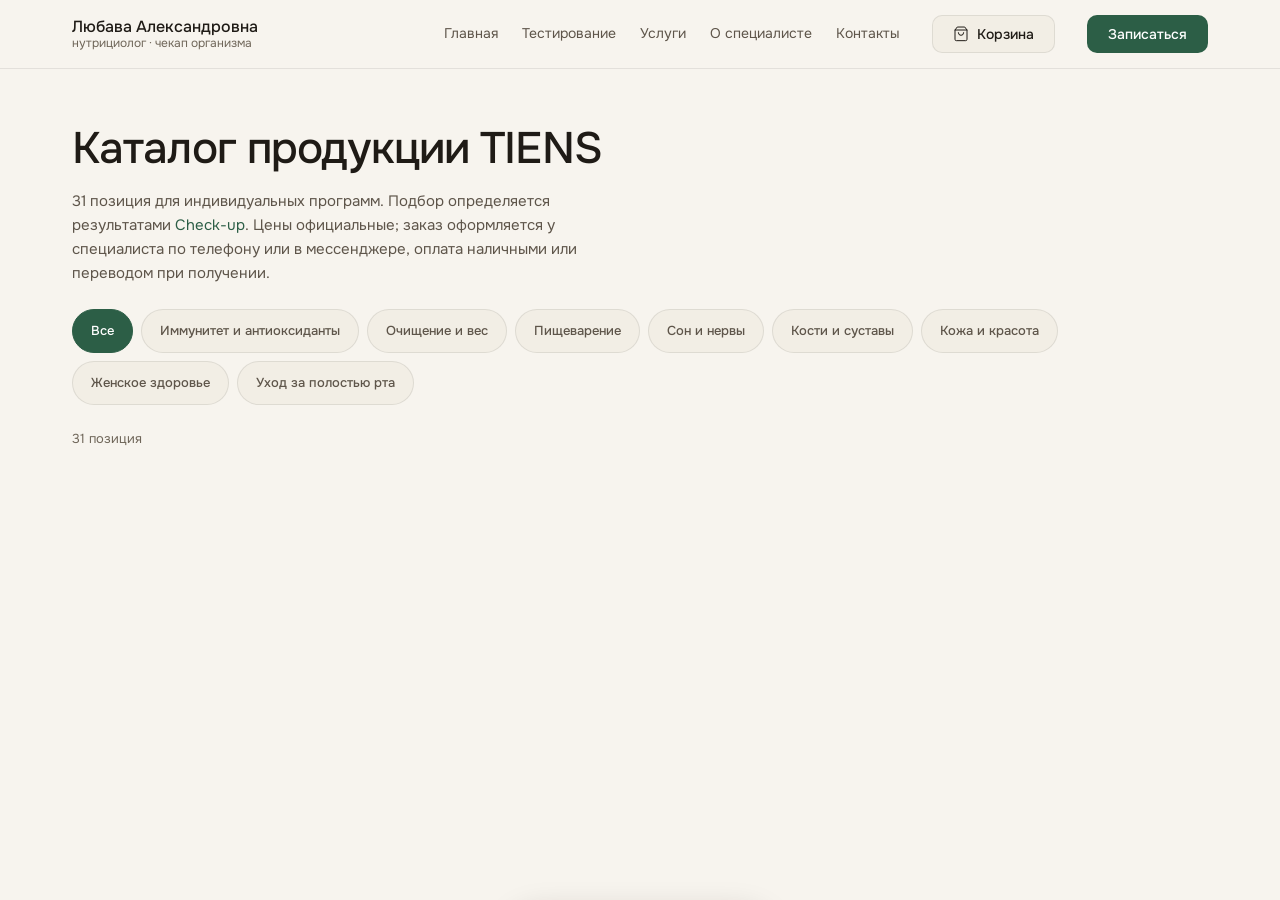
<file: catalog.html>
<!DOCTYPE html>
<html lang="ru"><head><meta charset="utf-8">
<title>Каталог</title>
<link rel="canonical" href="https://lyubava-nutriciolog.ru/catalog/">
<meta http-equiv="refresh" content="0; url=catalog/">
<meta name="robots" content="noindex">
</head><body><p><a href="catalog/">Каталог</a></p></body></html>
</file>
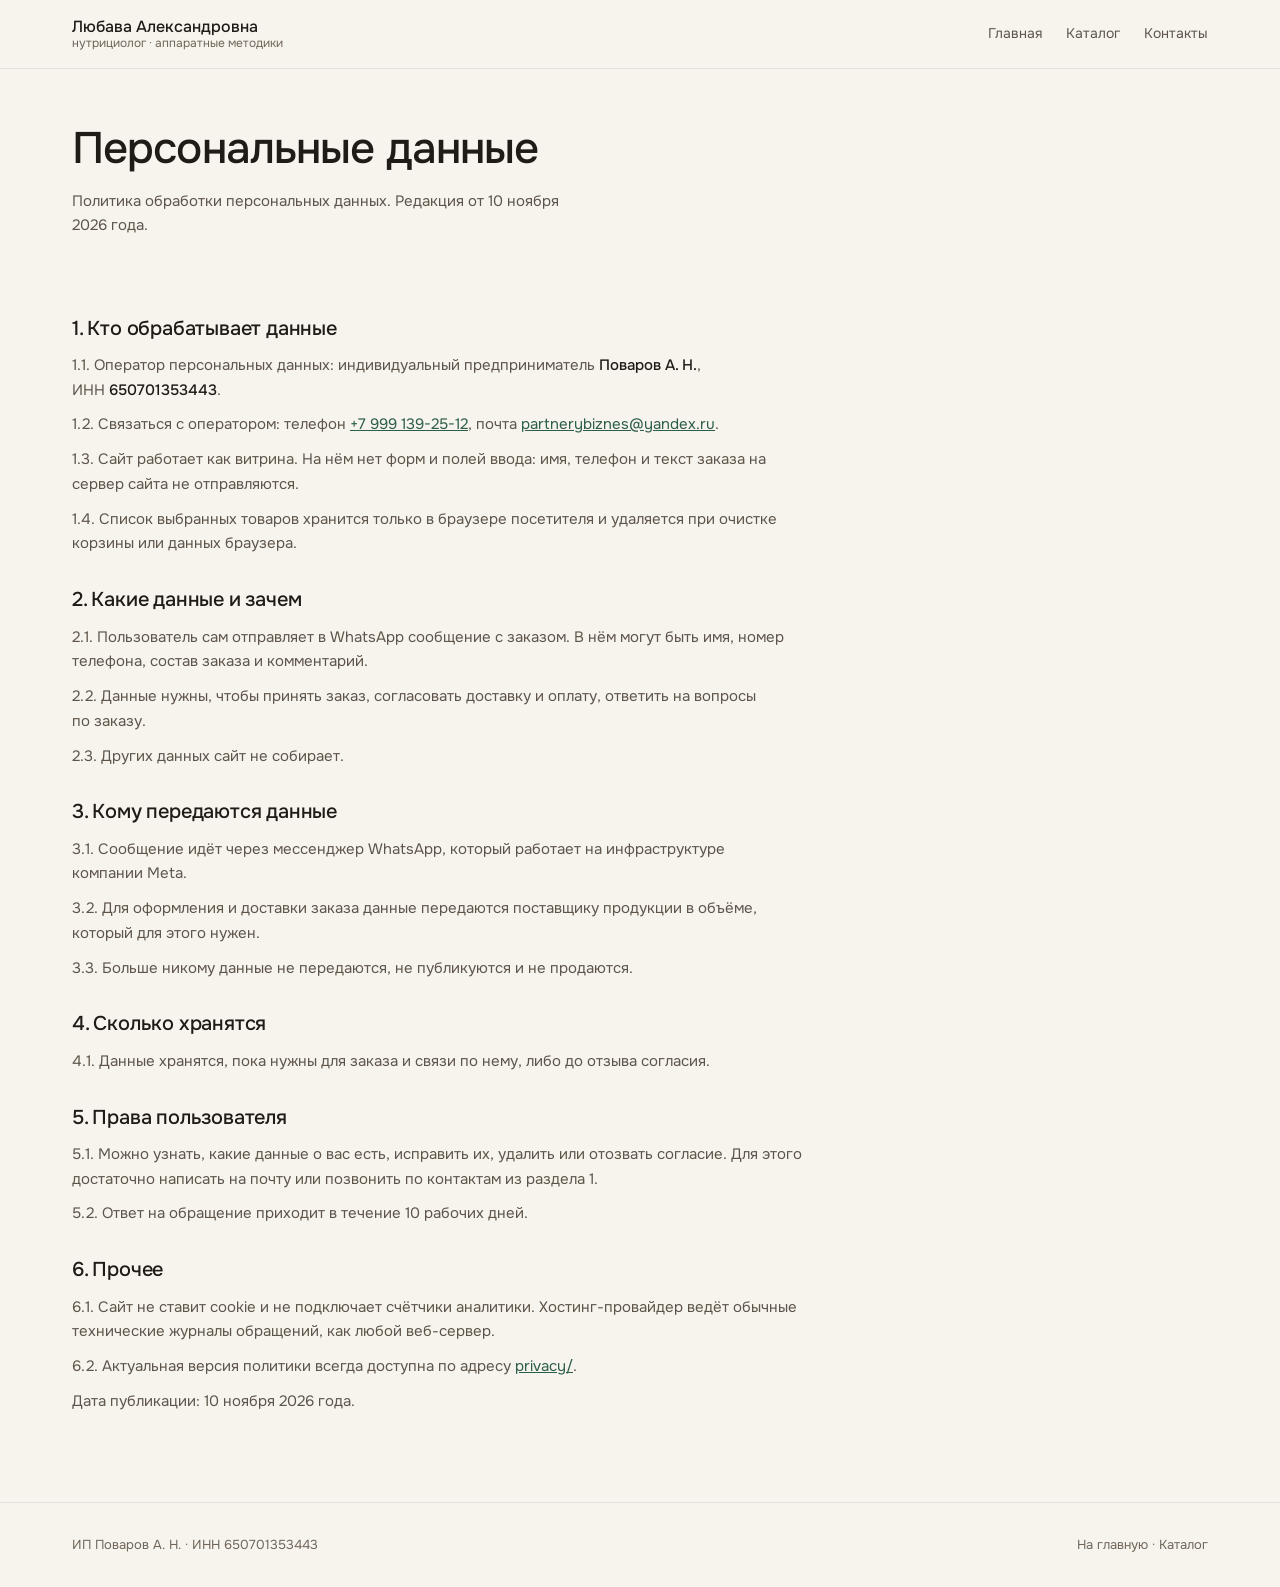
<file: privacy.html>
<!DOCTYPE html>
<html lang="ru"><head><meta charset="utf-8">
<title>Персональные данные</title>
<link rel="canonical" href="https://lyubava-nutriciolog.ru/privacy/">
<meta http-equiv="refresh" content="0; url=privacy/">
<meta name="robots" content="noindex">
</head><body><p><a href="privacy/">Персональные данные</a></p></body></html>
</file>
<file: style.css>
/* ===== Шрифты (локальные) ===== */
@font-face { font-family: "Onest"; src: url("fonts/Onest-cyrillic.woff2") format("woff2"); font-weight: 100 900; font-display: swap; unicode-range: U+0400-045F, U+0490-0491, U+04B0-04B1, U+2116; }
@font-face { font-family: "Onest"; src: url("fonts/Onest-latin.woff2") format("woff2"); font-weight: 100 900; font-display: swap; unicode-range: U+0000-00FF, U+2000-206F; }
@font-face { font-family: "Unbounded"; src: url("fonts/unbounded-cyrillic.woff2") format("woff2"); font-weight: 200 900; font-display: swap; unicode-range: U+0400-045F, U+0490-0491, U+04B0-04B1, U+2116; }
@font-face { font-family: "Unbounded"; src: url("fonts/unbounded-latin.woff2") format("woff2"); font-weight: 200 900; font-display: swap; unicode-range: U+0000-00FF, U+2000-206F; }
@font-face { font-family: "JetBrains Mono"; src: url("fonts/JetBrainsMono-cyrillic.woff2") format("woff2"); font-weight: 100 800; font-display: swap; unicode-range: U+0400-045F, U+0490-0491, U+04B0-04B1, U+2116; }
@font-face { font-family: "JetBrains Mono"; src: url("fonts/JetBrainsMono-latin.woff2") format("woff2"); font-weight: 100 800; font-display: swap; unicode-range: U+0000-00FF, U+2000-206F; }

/* ===== Базовая сетка ===== */
:root {
  --font-ui: "Onest", system-ui, sans-serif;
  --font-display: "Onest", system-ui, sans-serif;
  --font-mono: "JetBrains Mono", ui-monospace, monospace;
  --radius-btn: 10px;
  --radius-card: 16px;
  --radius-photo: 12px;
  --ease: cubic-bezier(0.22, 1, 0.36, 1);

/* Палитра (вариант A — «Зелень и свет») */
  --bg: #f7f4ee; --surface: #f2eee5; --card: #fdfbf7; --raised: #efe9df;
  --hairline: rgba(31, 27, 22, 0.09);
  --text: #1f1b16; --secondary: #5e554a; --muted: #6f6659;
  --accent: #2c5e46; --accent-hover: #24503b; --accent-text: #ffffff;
  --focus: #1f1b16; --focus-halo: #fdfbf7;
  --white: #ffffff; --white-hover: #f1efe9;
  --overlay: rgba(20, 17, 13, 0.55);
  --shadow-sm: 0 3px 10px rgba(31, 27, 22, 0.14);
  --shadow-photo: 0 8px 24px rgba(31, 27, 22, 0.10);
  --shadow-bar: 0 12px 32px rgba(31, 27, 22, 0.18);
  --shadow-modal: 0 24px 64px rgba(0, 0, 0, 0.30);
}
* { box-sizing: border-box; margin: 0; padding: 0; }
html { scroll-behavior: smooth; overflow-x: clip; scroll-padding-top: 84px; -webkit-tap-highlight-color: transparent; }
body { font-family: var(--font-ui); font-size: 1rem; line-height: 1.55; background: var(--bg); color: var(--text); -webkit-font-smoothing: antialiased; overflow-x: clip; }
@media (prefers-reduced-motion: reduce) { html { scroll-behavior: auto; } }
html:has(body.modal-open) { overflow-y: hidden; }
a { color: inherit; text-decoration: none; }
img { display: block; max-width: 100%; }
.wrap { max-width: 1200px; margin: 0 auto; padding: 0 32px; }
section { padding: 88px 0; }
.mono { font-family: var(--font-mono); font-variant-numeric: tabular-nums; }
:focus-visible { outline: 2px solid var(--focus); outline-offset: 2px; box-shadow: 0 0 0 2px var(--focus-halo); }
.offer :focus-visible { outline-color: var(--card); box-shadow: 0 0 0 2px var(--text); }

h1 { font-family: var(--font-display); font-weight: 500; font-size: clamp(2rem, 4.6vw, 3.375rem); line-height: 1.08; letter-spacing: -0.02em; max-width: 20ch; text-wrap: balance; }
h2 { font-family: var(--font-display); font-weight: 500; font-size: clamp(1.625rem, 3vw, 2.125rem); line-height: 1.22; letter-spacing: -0.01em; margin-bottom: 40px; text-wrap: balance; }
h3 { font-family: var(--font-display); font-weight: 500; text-wrap: balance; }
p { text-wrap: pretty; }

/* ===== Плавный переход между страницами (Chrome; остальные — обычная загрузка) ===== */
@view-transition { navigation: auto; }
::view-transition-old(root), ::view-transition-new(root) { animation-duration: 240ms; animation-timing-function: cubic-bezier(0.22, 1, 0.36, 1); }

/* ===== Шапка ===== */
header { position: sticky; top: 0; z-index: 50; background: var(--bg); border-bottom: 1px solid var(--hairline); }
.nav { display: flex; align-items: center; gap: 32px; height: 68px; }
.brand { display: flex; flex-direction: column; line-height: 1.2; margin-right: auto; }
.brand:hover b { color: var(--accent); }
.brand b { font-weight: 500; font-size: 16px; }
.brand small { font-size: 12px; color: var(--muted); }
.nav nav { display: flex; gap: 24px; font-size: 14px; color: var(--secondary); }
.nav nav a { padding: 8px 0; position: relative; transition: color 150ms var(--ease); white-space: nowrap; }
.nav nav a:hover { color: var(--text); }
.nav nav a::after {
  content: ""; position: absolute; left: 0; right: 0; bottom: 4px; height: 1px;
  background: currentColor; transform: scaleX(0); transform-origin: left;
  transition: transform 180ms var(--ease);
}
.nav nav a:hover::after { transform: scaleX(1); }

/* ===== Кнопки ===== */
.btn {
  display: inline-flex; align-items: center; justify-content: center; gap: 8px;
  font: 500 15px/1 var(--font-ui); border-radius: var(--radius-btn);
  padding: 0 20px; height: 46px; cursor: pointer; border: 1px solid transparent; white-space: nowrap; text-box: trim-both cap alphabetic;
  transition: background-color 150ms var(--ease), color 150ms var(--ease), border-color 150ms var(--ease), transform 150ms var(--ease);
}
.btn:active { transform: scale(0.98); }
.btn-primary { background: var(--accent); color: var(--accent-text); }
.btn-primary:hover { background: var(--accent-hover); box-shadow: var(--shadow-sm); }
.btn-secondary { background: var(--surface); color: var(--text); border-color: var(--hairline); }
.btn-secondary:hover { background: var(--raised); border-color: color-mix(in srgb, var(--accent) 30%, transparent); }
.btn-sm { height: 44px; padding: 0 18px; font-size: 14px; }
header .btn { height: 38px; font-size: 14px; }
.btn[disabled] { opacity: 0.45; cursor: not-allowed; }

/* ===== Hero ===== */
.hero { padding: 56px 0 72px; }
.hero-grid { display: grid; grid-template-columns: minmax(0, 1.1fr) minmax(0, 0.9fr); gap: 56px; align-items: center; }
.hero-sub { font-size: 18px; line-height: 1.6; color: var(--secondary); max-width: 34rem; margin: 24px 0 32px; }
.cta-row { display: flex; gap: 12px; flex-wrap: wrap; }
.hero-photo { margin: 0; }
.hero-photo img { width: 100%; height: auto; aspect-ratio: 4 / 5; object-fit: cover; border-radius: var(--radius-card); box-shadow: var(--shadow-photo); }

/* ===== Главная услуга: полоса ===== */
.offer { background: var(--accent); color: var(--accent-text); padding: 44px 0; }
.offer-grid { display: grid; grid-template-columns: minmax(0, 1.15fr) minmax(0, 1fr) auto; gap: 40px; align-items: center; }
.offer-ttl { font-family: var(--font-display); font-weight: 500; font-size: clamp(1.5rem, 2.2vw, 2rem); line-height: 1.15; letter-spacing: -0.01em; margin: 0 0 8px; }
.offer-sub { font-size: 14px; line-height: 1.55; opacity: 0.9; max-width: 28rem; }
.offer-list { list-style: none; display: flex; flex-direction: column; gap: 9px; }
.offer-list li { font-size: 14px; line-height: 1.45; display: flex; gap: 9px; align-items: flex-start; }
.offer-list li svg { flex: none; margin-top: 3px; }
.offer-buy { display: flex; flex-direction: column; align-items: flex-start; gap: 14px; }
.offer .pr { font-family: var(--font-mono); font-weight: 500; font-size: 34px; letter-spacing: -0.02em; }
.offer .pr small { font-size: 14px; font-weight: 400; opacity: 0.85; }
.btn-on-accent { background: var(--white); color: var(--text); }
.btn-on-accent:hover { background: var(--white-hover); }

/* ===== Полоса фактов ===== */
.facts { background: var(--surface); padding: 32px 0; }
.facts-grid { display: grid; grid-template-columns: repeat(3, minmax(0, 1fr)); gap: 32px; }
.fact { display: flex; gap: 12px; align-items: flex-start; font-size: 13px; line-height: 1.5; color: var(--secondary); }
.fact svg { flex: none; margin-top: 1px; color: var(--accent); }
.fact b { display: block; font-weight: 500; color: var(--text); margin-bottom: 2px; font-size: 14px; }

/* ===== Тестирование (основной продукт) ===== */
.testing { background: var(--surface); }
.testing-grid { display: grid; grid-template-columns: minmax(0, 1.1fr) minmax(0, 0.9fr); gap: 64px; align-items: start; }
.testing-grid h2 { margin-bottom: 20px; }
.testing-lead { font-size: 17px; line-height: 1.6; color: var(--secondary); max-width: 34rem; }
.testing-list { list-style: none; margin: 24px 0; }
.testing-list li { font-size: 14px; line-height: 1.5; color: var(--secondary); padding: 7px 0; display: flex; gap: 10px; }
.testing-list li svg { flex: none; margin-top: 2px; color: var(--accent); }
.testing-price { display: flex; align-items: center; gap: 24px; flex-wrap: wrap; }
.testing-note { font-size: 13px; color: var(--muted); margin-top: 16px; max-width: 30rem; }
.steps-col { background: var(--card); border: 1px solid var(--hairline); border-radius: var(--radius-card); padding: 8px 28px; }
.steps-toggle { display: none; }
.step { display: grid; grid-template-columns: 44px 1fr; gap: 16px; padding: 22px 0; border-bottom: 1px solid var(--hairline); }
.step:last-child { border-bottom: none; }
.step .idx { font-size: 13px; color: var(--muted); padding-top: 2px; }
.step .t { font-weight: 500; margin-bottom: 2px; }
.step .d { font-size: 13px; line-height: 1.5; color: var(--muted); }

/* ===== Индивидуальная программа ===== */
.program-lead { font-size: 16px; line-height: 1.6; color: var(--secondary); max-width: 38rem; margin: -20px 0 40px; }
.flow { display: grid; grid-template-columns: 1fr auto 1fr auto 1fr; gap: 16px; align-items: stretch; }
.flow-card { background: var(--card); border: 1px solid var(--hairline); border-radius: var(--radius-card); padding: 28px; display: flex; flex-direction: column; gap: 10px; }
.flow-card .idx { font-size: 12px; color: var(--muted); }
.flow-card .t { font-weight: 500; font-size: 17px; }
.flow-card .d { font-size: 13px; line-height: 1.55; color: var(--secondary); }
.flow-card .d a { color: var(--accent); }
.flow-arrow { display: flex; align-items: center; color: var(--muted); font-size: 22px; }
.program-note { font-size: 13px; color: var(--muted); margin-top: 28px; }

/* ===== Услуги ===== */
.svc-list { display: flex; flex-direction: column; }
.svc {
  display: grid; grid-template-columns: 44px 1fr auto 24px; gap: 16px; align-items: center;
  padding: 20px 8px; border-top: 1px solid var(--hairline);
  width: 100%; background: none; border-left: none; border-right: none; border-bottom: none;
  text-align: left; color: var(--text); font-family: var(--font-ui); cursor: pointer;
  transition: background-color 150ms var(--ease);
}
.svc:last-child { border-bottom: 1px solid var(--hairline); }
.svc:hover { background: var(--surface); }
.svc .idx { font-size: 13px; color: var(--muted); }
.svc .t { font-weight: 500; font-size: 15px; margin-bottom: 2px; }
.svc:hover .t { color: var(--accent); }
.svc .m { font-size: 13px; color: var(--muted); }
.svc .price { font-family: var(--font-mono); font-weight: 500; font-size: 17px; letter-spacing: -0.01em; }
.svc .go { color: var(--muted); display: flex; align-items: center; transition: transform 150ms var(--ease), color 150ms var(--ease); }
.svc:hover .go { color: var(--accent); transform: translateX(3px); }
.price { font-family: var(--font-mono); font-weight: 500; letter-spacing: -0.02em; }
.price small { font-size: 13px; font-weight: 400; color: var(--muted); letter-spacing: 0; }
.services-note { font-size: 14px; color: var(--secondary); max-width: 34rem; margin: -24px 0 8px; }

/* ===== Продукция: витрина на главной ===== */
.products { background: var(--surface); }
.products-note { font-size: 14px; color: var(--secondary); max-width: 34rem; margin: -24px 0 32px; }
.products-grid { display: grid; grid-template-columns: repeat(5, minmax(0, 1fr)); gap: 24px; }
.pcard {
  background: var(--card); border: 1px solid var(--hairline); border-radius: var(--radius-card);
  padding: 10px; display: flex; flex-direction: column; gap: 8px;
}
.pcard img { width: 100%; height: auto; aspect-ratio: 1 / 1; object-fit: contain; background: var(--white); border-radius: 10px; border: 1px solid var(--hairline); }
.pcard { transition: border-color 150ms var(--ease); }
.pcard:hover { border-color: color-mix(in srgb, var(--accent) 35%, transparent); }
.pcard.picked { border-color: var(--accent); }

/* Выбор товара: галочка в строке роли, фото остаётся чистым */
.phead { display: flex; align-items: center; justify-content: space-between; gap: 8px; padding: 0 4px; }
.phead .role { padding: 0; }
.pick {
  flex: none; width: 26px; height: 26px;
  border-radius: 7px; border: 1px solid var(--hairline); background: var(--surface);
  color: transparent; cursor: pointer;
  display: flex; align-items: center; justify-content: center;
  transition: background-color 150ms var(--ease), color 150ms var(--ease), border-color 150ms var(--ease), transform 150ms var(--ease);
}
.pcard:hover .pick { border-color: color-mix(in srgb, var(--accent) 45%, transparent); }
.pick:hover { border-color: var(--accent); background: var(--card); }
.pick:active { transform: scale(0.92); }
.pick[aria-pressed="true"] { background: var(--accent); border-color: var(--accent); color: var(--accent-text); }

/* Панель выбора: одна кнопка на все выбранные товары */
.pickbar {
  position: fixed; left: 50%; bottom: 24px; z-index: 90;
  transform: translateX(-50%) translateY(140%);
  display: flex; align-items: center; gap: 16px;
  background: var(--card); border: 1px solid var(--hairline); border-radius: 999px;
  padding: 8px 8px 8px 20px; max-width: calc(100vw - 24px); box-shadow: var(--shadow-bar);
  transition: transform 240ms var(--ease);
}
.pickbar.show { transform: translateX(-50%) translateY(0); }
.pickbar .btn { flex: none; }
.pb-count, .pb-sum { white-space: nowrap; }
.pb-count { font-size: 13px; color: var(--secondary); }
.pb-count b { color: var(--text); font-weight: 500; }
.pb-sum { font-size: 14px; font-weight: 500; }
.pcard .role { font-size: 12px; color: var(--muted); padding: 0 4px; }
.pcard .pt { font-weight: 500; font-size: 14px; line-height: 1.4; padding: 0 4px; }
.pcard .pd { font-size: 13px; line-height: 1.5; color: var(--muted); padding: 0 4px; display: none; }
.pcard .pd-toggle { display: none; }
.pcard .pp { font-family: var(--font-mono); font-size: 15px; font-weight: 500; color: var(--text); padding: 0 4px; margin-top: auto; }
.pcard .btn { align-self: stretch; }
.products-more { margin-top: 32px; }
.products-legal { font-size: 12px; line-height: 1.5; color: var(--muted); margin-top: 32px; max-width: 42rem; }

/* ===== Каталог (страница) ===== */
.cat-head { padding: 56px 0 0; }
.cat-head h1 { font-size: clamp(30px, 4vw, 44px); max-width: none; }
.cat-sub { font-size: 15px; line-height: 1.6; color: var(--secondary); max-width: 34rem; margin: 16px 0 24px; }
.chips { display: flex; gap: 8px; flex-wrap: wrap; }
.chip {
  font: 500 13px/1 var(--font-ui); color: var(--secondary);
  background: var(--surface); border: 1px solid var(--hairline); border-radius: 999px;
  display: inline-flex; align-items: center; min-height: 44px;
  padding: 0 18px; cursor: pointer; text-box: trim-both cap alphabetic;
  transition: background-color 150ms var(--ease), color 150ms var(--ease), border-color 150ms var(--ease);
}
.chip:hover { background: var(--raised); }
.chip[aria-pressed="true"] { background: var(--accent); border-color: var(--accent); color: var(--accent-text); }
.chip:active { transform: scale(0.97); }
.catalog-section { padding: 24px 0 88px; }.catalog-grid { display: grid; grid-template-columns: repeat(4, minmax(0, 1fr)); gap: 24px; }
.pcard.on-cat .pd { display: block; min-height: 60px; }
.pcard.hide { display: none; }
.catalog-count { font-size: 13px; color: var(--muted); margin: 0 0 24px; }

/* ===== Правовые страницы ===== */
.legal-text { max-width: 46rem; }
.legal-text h2 { font-size: 20px; margin: 32px 0 12px; }
.legal-text p { font-size: 15px; line-height: 1.65; color: var(--secondary); }
.legal-text p + p { margin-top: 10px; }
.legal-text a { color: var(--accent); }
.legal-text b { color: var(--text); font-weight: 500; }
.legal-meta { margin-top: 32px; font-size: 13px; color: var(--muted); }

/* ===== Корзина ===== */
.about-grid { display: grid; grid-template-columns: minmax(0, 0.9fr) minmax(0, 1.1fr); gap: 64px; align-items: center; }
.about-photo { display: grid; grid-template-columns: minmax(0, 2fr) minmax(0, 1fr); grid-template-rows: auto auto; gap: 16px; align-items: stretch; }
.about-photo img { width: 100%; height: auto; object-fit: cover; aspect-ratio: 900 / 1180; border-radius: var(--radius-photo); }
.about-photo img:first-child { grid-row: 1 / span 2; height: 100%; aspect-ratio: auto; }
.about-text p { font-size: 15px; line-height: 1.65; color: var(--secondary); max-width: 38rem; }
.about-text p + p { margin-top: 16px; }
.about-text .hello { font-size: 17px; color: var(--text); font-weight: 500; }
.creds { display: flex; flex-direction: column; margin-top: 24px; border-top: 1px solid var(--hairline); }
.cred { display: flex; gap: 12px; padding: 14px 0; border-bottom: 1px solid var(--hairline); font-size: 13px; line-height: 1.5; color: var(--secondary); }
.cred svg { flex: none; margin-top: 2px; color: var(--accent); }

/* ===== Корзина ===== */
.cart-btn { gap: 8px; }
.cart-btn .cart-count { font-size: 13px; font-weight: 500; color: var(--accent); }
.cart-rows { display: flex; flex-direction: column; }
.cart-empty { font-size: 14px; color: var(--muted); padding: 8px 0; }
.cart-row { display: grid; grid-template-columns: 56px 1fr auto auto; gap: 14px; align-items: center; padding: 14px 0; border-bottom: 1px solid var(--hairline); }
.cart-row img { width: 56px; height: 56px; object-fit: contain; background: var(--white); border: 1px solid var(--hairline); border-radius: 8px; }
.cr-t { font-size: 14px; font-weight: 500; line-height: 1.35; }
.cr-p { font-size: 13px; color: var(--muted); margin-top: 2px; }
.cr-qty { display: flex; align-items: center; gap: 2px; }
.qty-btn {
  width: 30px; height: 30px; border-radius: 8px; border: 1px solid var(--hairline);
  background: var(--surface); color: var(--text); cursor: pointer; font-size: 15px; line-height: 1;
  transition: background-color 150ms var(--ease), transform 150ms var(--ease);
}
.qty-btn:hover { background: var(--raised); }
.qty-btn:active { transform: scale(0.94); }
.cr-qty .mono { min-width: 22px; text-align: center; font-size: 14px; }
.cr-del { background: none; border: none; color: var(--muted); font: 400 13px/1 var(--font-ui); cursor: pointer; padding: 6px 2px; transition: color 150ms var(--ease); }
.cr-del:hover { color: var(--text); }
.cart-foot { margin-top: 20px; display: flex; flex-direction: column; gap: 12px; }
.cart-actions { display: flex; gap: 8px; flex-wrap: wrap; }
.cart-actions .btn { flex: 1 1 auto; }
.cart-total { display: flex; align-items: baseline; justify-content: space-between; gap: 16px; font-size: 14px; color: var(--secondary); }
.cart-total b { font-size: 22px; font-weight: 500; color: var(--text); }

/* ===== О специалисте ===== */
.contacts { background: var(--surface); }
.contacts-grid { display: grid; grid-template-columns: minmax(0, 1fr) minmax(0, 1fr); gap: 64px; }
.contacts .schedule { font-size: 14px; color: var(--secondary); margin-bottom: 32px; }
.clist { display: flex; flex-direction: column; }
.crow { display: flex; align-items: center; gap: 12px; padding: 12px 0; border-bottom: 1px solid var(--hairline); font-size: 15px; }
.cico { flex: none; width: 28px; height: 28px; display: block; }
.crow .k { font-size: 13px; color: var(--muted); margin-left: auto; }
.crow a { text-decoration: underline; text-decoration-color: color-mix(in srgb, currentColor 35%, transparent); text-underline-offset: 3px; }
.crow a:hover { color: var(--accent); text-decoration-color: currentColor; }
.contacts-cta { background: var(--card); border: 1px solid var(--hairline); border-radius: var(--radius-card); padding: 32px; display: flex; flex-direction: column; gap: 16px; align-items: flex-start; align-self: start; }
.contacts-cta p { font-size: 14px; line-height: 1.6; color: var(--secondary); }

/* ===== Контакты ===== */
footer { border-top: 1px solid var(--hairline); padding: 32px 0; font-size: 13px; color: var(--muted); }
footer .wrap { display: flex; justify-content: space-between; gap: 16px; flex-wrap: wrap; }
footer .credit { flex-basis: 100%; color: var(--muted); }
footer .credit a { text-decoration: underline; text-underline-offset: 3px; }
footer .credit a:hover { color: var(--text); }

/* ===== Подвал ===== */
.modal-bg { position: fixed; inset: 0; z-index: 100; background: var(--overlay); display: none; align-items: center; justify-content: center; padding: 24px; }
.modal-bg.open { display: flex; }
.modal {
  position: relative; width: 100%; max-width: 560px; max-height: min(86vh, 760px);
  background: var(--card); border: 1px solid var(--hairline); border-radius: var(--radius-card);
  display: flex; flex-direction: column; overflow: hidden;
  box-shadow: var(--shadow-modal);
}
.m-head { display: flex; align-items: center; gap: 16px; padding: 20px 24px; border-bottom: 1px solid var(--hairline); }
.m-head h2 { font-weight: 500; font-size: 19px; line-height: 1.2; letter-spacing: -0.01em; margin-right: auto; margin-bottom: 0; }
.m-close { width: 36px; height: 36px; border-radius: var(--radius-btn); border: 1px solid var(--hairline); background: var(--surface); color: var(--text); cursor: pointer; display: flex; align-items: center; justify-content: center; transition: background-color 150ms var(--ease); }
.m-close:hover { background: var(--raised); }
.m-body { padding: 24px; overflow-y: auto; }
.m-note { font-size: 13px; color: var(--muted); line-height: 1.5; margin-top: 12px; }
.consent { display: flex; gap: 10px; align-items: flex-start; margin: 0; font-size: 12px; line-height: 1.5; color: var(--secondary); }
.consent input { flex: none; width: 18px; height: 18px; margin: 1px 0 0; accent-color: var(--accent); }
.consent label { cursor: pointer; }
.consent a, .legal-text a { color: var(--accent); text-decoration: underline; }
/* ===== Появление ===== */
@keyframes fadein { from { opacity: 0; transform: translateY(8px); } to { opacity: 1; transform: none; } }

@media (prefers-reduced-motion: no-preference) {
  .rise { animation: rise 480ms var(--ease) both; animation-delay: calc(70ms * var(--i)); }
  @keyframes rise { from { opacity: 0; transform: translateY(10px); } }
  .modal-bg.open .modal { animation: pop 240ms var(--ease) both; }
  @keyframes pop { from { opacity: 0; transform: translateY(12px) scale(0.98); } }

/* Перерисовка сетки товаров при смене фильтра */
  .fade-in { animation: fadein 220ms var(--ease) both; }

/* Появление карточек при смене фильтра каталога */
  .flash-in { animation: fadein 240ms var(--ease) both; }
}

/* ===== Анимации ===== */
@media (max-width: 1100px) {
  .products-grid { grid-template-columns: repeat(3, minmax(0, 1fr)); }
}
@media (max-width: 900px) {
  .wrap { padding: 0 20px; }
  section { padding: 64px 0; }
  .nav nav { display: none; }
  .hero-grid { padding-top: 48px; }
  .hero-grid, .testing-grid, .about-grid, .contacts-grid { grid-template-columns: minmax(0, 1fr); gap: 40px; }

  /* Check-up на телефоне: шаги свёрнуты в карточку с заголовком, тап раскрывает */
  .steps-col { padding: 0 20px; }
  .steps-toggle {
    display: flex; align-items: center; justify-content: space-between; gap: 12px;
    width: 100%; min-height: 56px; padding: 0;
    background: none; border: 0; cursor: pointer; text-align: left;
    font: 500 15px/1.3 var(--font-ui); color: var(--text);
  }
  .steps-toggle .chev { flex: none; color: var(--muted); transition: transform 200ms var(--ease); }
  .steps-col.open .steps-toggle .chev { transform: rotate(180deg); }
  .steps-list { display: none; }
  .steps-col.open .steps-list { display: block; }
  .hero-photo { order: 2; }
  .offer-grid { grid-template-columns: minmax(0, 1fr); gap: 24px; }
  .offer { padding: 36px 0; }
  .facts-grid { grid-template-columns: minmax(0, 1fr); gap: 20px; }
  .products-grid, .catalog-grid { grid-template-columns: repeat(2, minmax(0, 1fr)); }

  /* Телефон: описание в каталоге свёрнуто до трёх строк, тап по «Подробнее» раскрывает.
     Только здесь: на десктопе описание видно целиком. */
  .pcard.on-cat .pd {
    display: -webkit-box;
    -webkit-box-orient: vertical;
    -webkit-line-clamp: 3;
    line-clamp: 3;
    overflow: hidden;
  }
  .pcard.on-cat.desc-open .pd {
    display: block;
    overflow: visible;
  }
  .pcard.on-cat .pd-toggle {
    display: inline-flex; align-items: center; align-self: flex-start;
    min-height: 24px; padding: 0 4px; margin: auto 0 -4px;
    background: none; border: 0; cursor: pointer;
    font: 500 12px/1 var(--font-ui); color: var(--accent);
  }
  .pcard.on-cat .pp { margin-top: 0; }
  .flow { grid-template-columns: minmax(0, 1fr); }
  .flow-arrow { display: none; }
  .about-photo { grid-template-columns: minmax(0, 1fr) minmax(0, 1fr); }
  .about-photo img:first-child { grid-row: auto; grid-column: span 2; aspect-ratio: 900 / 1180; height: auto; }
  .svc { grid-template-columns: 28px 1fr auto 20px; gap: 12px; padding: 14px 8px; }
  .svc .m { display: none; }
  .modal-bg { padding: 0; align-items: stretch; }
  .modal { max-width: none; max-height: none; height: 100%; border-radius: 0; }
}

/* Плотная шапка: без переносов, метка корзины скрыта */
@media (max-width: 1120px) {
  .nav { gap: 16px; }
  .nav nav { gap: 16px; }
  .cart-btn .label { display: none; }
  .cart-btn { padding: 0 12px; }
}

/* Малые экраны: имя короче, корзина иконкой, узкие отступы */
@media (max-width: 620px) {
  .wrap { padding: 0 16px; }
  .nav { gap: 10px; }
  .brand b { font-size: 15px; }
  .brand small { display: none; }
  .cart-btn { padding: 0 12px; }
  header .btn { padding: 0 14px; }
  .pickbar { gap: 10px; padding: 8px 8px 8px 14px; }

  /* Витрина на телефоне: горизонтальная лента со свайпом вместо стопки.
     Нативный scroll-snap: без JS, с инерцией и прилипанием карточек. */
  .products-grid {
    display: flex;
    gap: 12px;
    overflow-x: auto;
    overscroll-behavior-x: contain;
    scroll-snap-type: x mandatory;
    scroll-padding-inline: 16px;
    margin-inline: -16px;
    padding-inline: 16px;
    scrollbar-width: none;
    -webkit-overflow-scrolling: touch;
  }
  .products-grid::-webkit-scrollbar { display: none; }
  .products-grid .pcard { flex: 0 0 76%; scroll-snap-align: start; }
}

/* Плейсхолдер карточки без фото (товары, по которым фото ещё не переданы) */
.p-ph { width: 100%; aspect-ratio: 1; display: grid; place-items: center;
  background: linear-gradient(135deg, #e8efe6, #d6e2d2); color: #4d6b52;
  font: 700 clamp(28px, 5vw, 48px)/1 "Onest", sans-serif; border-radius: 14px; }
.p-ph-sm { width: 96px; height: 96px; aspect-ratio: auto; border-radius: 10px;
  font-size: 28px; flex: 0 0 96px; }
</file>
